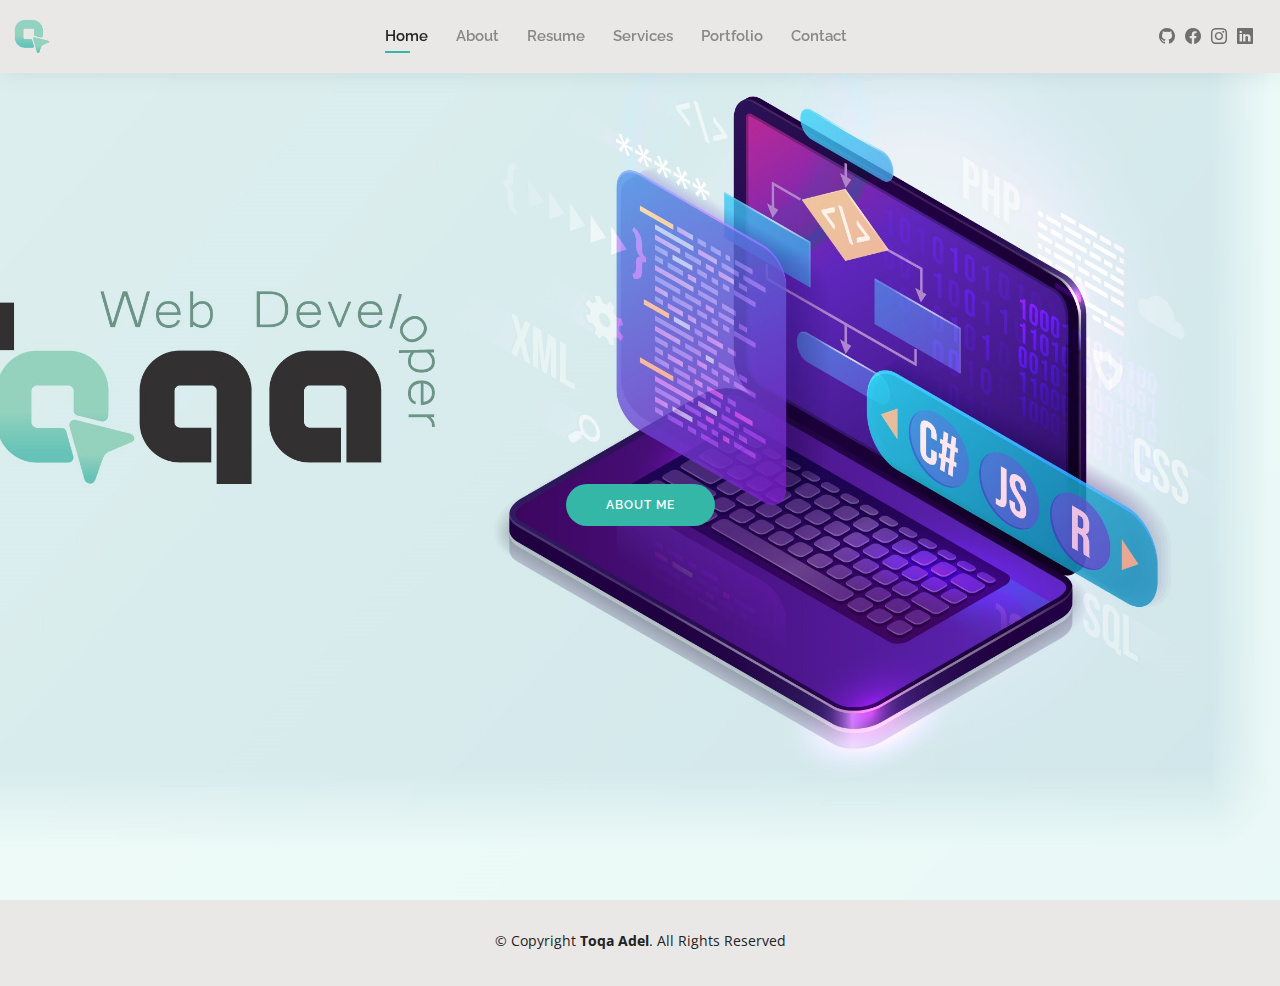
<file: index.html>
<!DOCTYPE html>
<html lang="en">

<head>
  <meta charset="utf-8">
  <meta content="width=device-width, initial-scale=1.0" name="viewport">

  <title>Toqa Adel | Web Developer</title>
  <link rel="shortcut icon" href="assets/img/LOGO TOQA-06.jpg" type="image/x-icon">
  <meta content="" name="description">
  <meta content="" name="keywords">

  <!-- Favicons -->
  <link href="assets/img/bi.png" rel="icon">
  <link href="assets/img/bi.png" rel="apple-touch-icon">

  <!-- Google Fonts -->
  <link href="https://fonts.googleapis.com/css?family=Open+Sans:300,300i,400,400i,600,600i,700,700i|Raleway:300,300i,400,400i,500,500i,600,600i,700,700i|Poppins:300,300i,400,400i,500,500i,600,600i,700,700i" rel="stylesheet">

  <!-- Vendor CSS Files -->
  <link href="assets/vendor/aos/aos.css" rel="stylesheet">
  <link href="assets/vendor/bootstrap/css/bootstrap.min.css" rel="stylesheet">
  <link href="assets/vendor/bootstrap-icons/bootstrap-icons.css" rel="stylesheet">
  <link href="assets/vendor/boxicons/css/boxicons.min.css" rel="stylesheet">
  <link href="assets/vendor/glightbox/css/glightbox.min.css" rel="stylesheet">
  <link href="assets/vendor/swiper/swiper-bundle.min.css" rel="stylesheet">

  <!-- Template Main CSS File -->
  <link href="assets/css/style.css" rel="stylesheet">
</head>

<body>

  <!-- ======= Header ======= -->
  <header id="header" class="fixed-top">
    <div class="container-fluid d-flex justify-content-between align-items-center">
      <a href="index.html" class="logo"><img src="assets/img/bi.png" alt="" class="img-fluid"></a>
      <!-- Uncomment below if you prefer to use an image logo -->
      <!-- <a href="index.html" class="logo"><img src="assets/img/logo.png" alt="" class="img-fluid"></a>-->

      <nav id="navbar" class="navbar order-last order-lg-0">
        <ul>
          <li><a class="active" href="index.html">Home</a></li>
          <li><a href="about.html">About</a></li>
          <li><a href="resume.html">Resume</a></li>
          <li><a href="services.html">Services</a></li>
          <li><a href="portfolio.html">Portfolio</a></li>
          <li><a href="contact.html">Contact</a></li>
        </ul>
        <i class="bi bi-list mobile-nav-toggle"></i>
      </nav><!-- .navbar -->

      <div class="header-social-links">
        <a href="https://github.com/ToqaTeky" class="github" target="_blank"><i class="bi bi-github"  target="_blank"></i></a>
        <a href="https://web.facebook.com/profile.php?id=100086420424938" class="facebook" target="_blank"><i class="bi bi-facebook"  target="_blank"></i></a>
        <a href="https://www.instagram.com/toqaweb/" class="instagram" target="_blank"><i class="bi bi-instagram"  target="_blank"></i></a>
        <a href="https://www.linkedin.com/in/toqa-adel-2000s/" class="linkedin" target="_blank"><i class="bi bi-linkedin"  target="_blank"></i></i></a>
      </div>

    </div>

  </header><!-- End Header -->

  <!-- ======= Hero Section ======= -->
  <section id="hero" class="d-flex align-items-center">
    <div class="container d-flex flex-column align-items-center" data-aos="zoom-in" data-aos-delay="100">
      <h1></h1>
      <h2></h2>
      <a href="about.html" class="btn-about">About Me</a>
    </div>
  </section><!-- End Hero -->

  <!-- ======= Footer ======= -->
  <footer id="footer">
    <div class="container">
      <div class="copyright">
        &copy; Copyright <strong><span>Toqa Adel</span></strong>. All Rights Reserved
      </div>
      <div class="credits">
        <!-- All the links in the footer should remain intact. -->
        <!-- You can delete the links only if you purchased the pro version. -->
        <!-- Licensing information: https://bootstrapmade.com/license/ -->
        <!-- Purchase the pro version with working PHP/AJAX contact form: https://bootstrapmade.com/kelly-free-bootstrap-cv-resume-html-template/ -->      </div>
        
    </div>
  </footer><!-- End  Footer -->

  <div id="preloader"></div>
  <a href="#" class="back-to-top d-flex align-items-center justify-content-center"><i class="bi bi-arrow-up-short"></i></a>

  <!-- Vendor JS Files -->
  <script src="assets/vendor/purecounter/purecounter_vanilla.js"></script>
  <script src="assets/vendor/aos/aos.js"></script>
  <script src="assets/vendor/bootstrap/js/bootstrap.bundle.min.js"></script>
  <script src="assets/vendor/glightbox/js/glightbox.min.js"></script>
  <script src="assets/vendor/isotope-layout/isotope.pkgd.min.js"></script>
  <script src="assets/vendor/swiper/swiper-bundle.min.js"></script>
  <script src="assets/vendor/waypoints/noframework.waypoints.js"></script>
  <script src="assets/vendor/php-email-form/validate.js"></script>

  <!-- Template Main JS File -->
  <script src="assets/js/main.js"></script>

</body>

</html>
</file>
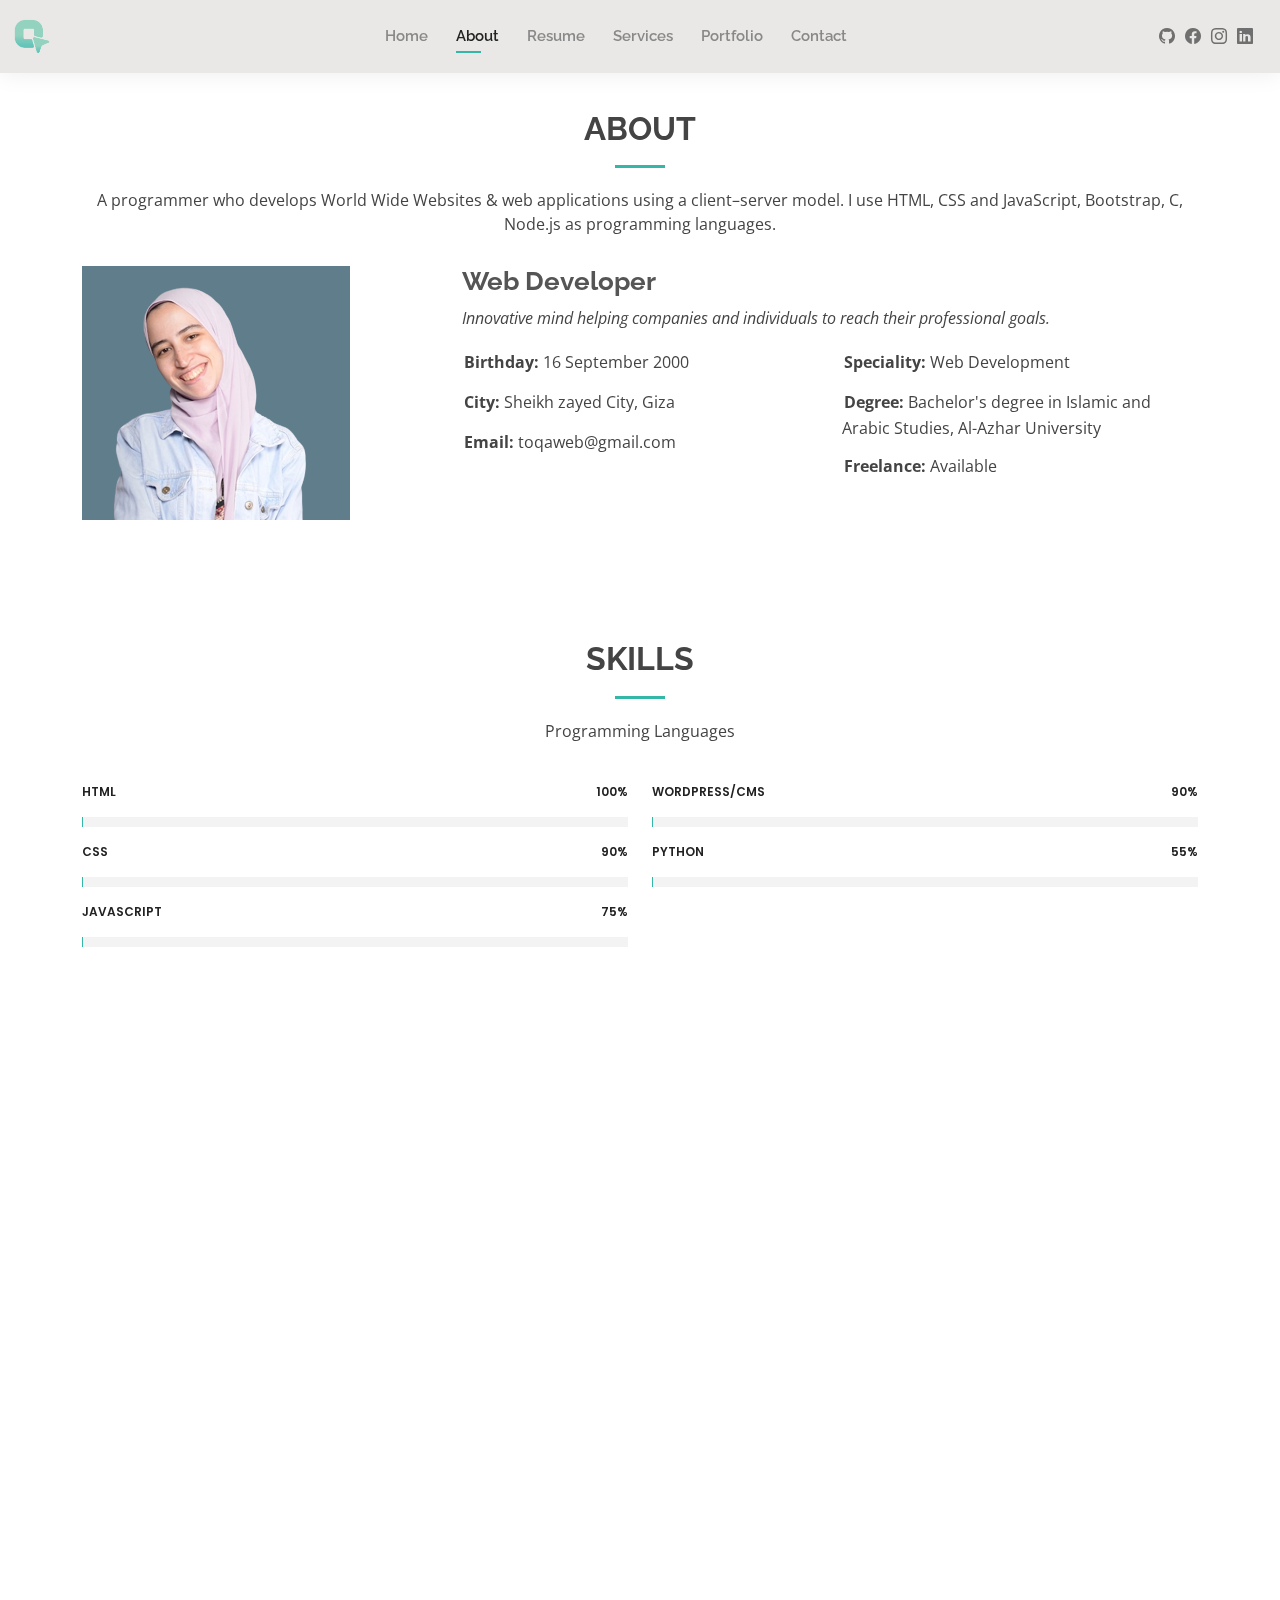
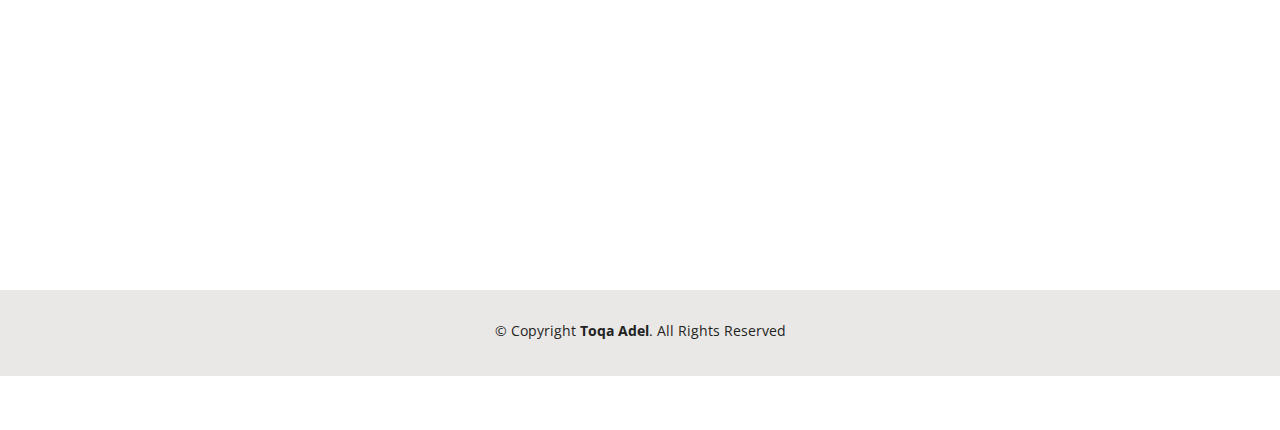
<file: about.html>
<!DOCTYPE html>
<html lang="en">

<head>
  <meta charset="utf-8">
  <meta content="width=device-width, initial-scale=1.0" name="viewport">

  <title>Toqa Adel | Web Developer
  </title>
  <link rel="shortcut icon" href="assets/img/bi.png" type="image/x-icon">

  <meta content="" name="description">
  <meta content="" name="keywords">

  <!-- Favicons -->
  <link href="assets/img/bi.png" rel="icon">
  <link href="assets/img/bi.png" rel="apple-touch-icon">

  <!-- Google Fonts -->
  <link href="https://fonts.googleapis.com/css?family=Open+Sans:300,300i,400,400i,600,600i,700,700i|Raleway:300,300i,400,400i,500,500i,600,600i,700,700i|Poppins:300,300i,400,400i,500,500i,600,600i,700,700i" rel="stylesheet">

  <!-- Vendor CSS Files -->
  <link href="assets/vendor/aos/aos.css" rel="stylesheet">
  <link href="assets/vendor/bootstrap/css/bootstrap.min.css" rel="stylesheet">
  <link href="assets/vendor/bootstrap-icons/bootstrap-icons.css" rel="stylesheet">
  <link href="assets/vendor/boxicons/css/boxicons.min.css" rel="stylesheet">
  <link href="assets/vendor/glightbox/css/glightbox.min.css" rel="stylesheet">
  <link href="assets/vendor/swiper/swiper-bundle.min.css" rel="stylesheet">

  <!-- Template Main CSS File -->
  <link href="assets/css/style.css" rel="stylesheet">
</head>

<body>

  <!-- ======= Header ======= -->
  <header id="header" class="fixed-top">
    <div class="container-fluid d-flex justify-content-between align-items-center">

      <a href="index.html" class="logo"><img src="assets/img/bi.png" alt="" class="img-fluid"></a>
      <!-- Uncomment below if you prefer to use an image logo -->
      <!-- <a href="index.html" class="logo"><img src="assets/img/logo.png" alt="" class="img-fluid"></a>-->

      <nav id="navbar" class="navbar order-last order-lg-0">
        <ul>
          <li><a href="index.html">Home</a></li>
          <li><a class="active" href="about.html">About</a></li>
          <li><a href="resume.html">Resume</a></li>
          <li><a href="services.html">Services</a></li>
          <li><a href="portfolio.html">Portfolio</a></li>
          <li><a href="contact.html">Contact</a></li>
        </ul>
        <i class="bi bi-list mobile-nav-toggle"></i>
      </nav><!-- .navbar -->

      <div class="header-social-links">
        <a href="https://github.com/ToqaTeky" class="github" target="_blank"><i class="bi bi-github"  target="_blank"></i></a>
        <a href="https://web.facebook.com/profile.php?id=100086420424938" class="facebook" target="_blank"><i class="bi bi-facebook"  target="_blank"></i></a>
        <a href="https://www.instagram.com/toqaweb/" class="instagram" target="_blank"><i class="bi bi-instagram"  target="_blank"></i></a>
        <a href="https://www.linkedin.com/in/toqa-adel-2000s/" class="linkedin" target="_blank"><i class="bi bi-linkedin"  target="_blank"></i></i></a>
      </div>

    </div>

  </header><!-- End Header -->

  <main id="main">

    <!-- ======= About Section ======= -->
    <section id="about" class="about">
      <div class="container" data-aos="fade-up">

        <div class="section-title">
          <h2>About</h2>
          <p> A programmer who develops World Wide Websites & web applications using a client–server model. I use HTML, CSS and JavaScript, Bootstrap, C, Node.js as programming languages.</p>
        </div>

        <div class="row">
          <div class="col-lg-4">
            <img src="assets/img/311474219_474498548054593_7805623518849225140_n-removebg-preview.png" class="img-fluid" alt="">
          </div>
          <div class="col-lg-8 pt-4 pt-lg-0 content">
            <h3>Web Developer</h3>
            <p class="fst-italic">
              Innovative mind helping companies and individuals to reach their professional goals.
            </p>
            <div class="row">
              <div class="col-lg-6">
                <ul>
                  <li><i class="bi bi-rounded-right"></i> <strong>Birthday:</strong> 16 September 2000</li>
                  <li><i class="bi bi-rounded-right"></i> <strong>City:</strong> Sheikh zayed City, Giza</li>
                  <li><i class="bi bi-rounded-right"></i> <strong>Email:</strong> toqaweb@gmail.com</li>

                </ul>
              </div>
              <div class="col-lg-6">
                <ul>
                  <li><i class="bi bi-rounded-right"></i> <strong>Speciality:</strong> Web Development</li>
                  <li><i class="bi bi-rounded-right"></i> <strong>Degree:</strong> Bachelor's degree in Islamic and Arabic Studies, Al-Azhar University </li>
                  <li><i class="bi bi-rounded-right"></i> <strong>Freelance:</strong> Available</li>
                </ul>
              </div>
            </div>
            <p>
            </p>
          </div>
        </div>

      </div>
    </section><!-- End About Section -->

    <!-- ======= Skills Section ======= -->
    <section id="skills" class="skills">
      <div class="container" data-aos="fade-up">

        <div class="section-title">
          <h2>Skills</h2>
          <p>Programming Languages</p>
        </div>

        <div class="row skills-content">

          <div class="col-lg-6">

            <div class="progress">
              <span class="skill">HTML <i class="val">100%</i></span>
              <div class="progress-bar-wrap">
                <div class="progress-bar" role="progressbar" aria-valuenow="100" aria-valuemin="0" aria-valuemax="100"></div>
              </div>
            </div>

            <div class="progress">
              <span class="skill">CSS <i class="val">90%</i></span>
              <div class="progress-bar-wrap">
                <div class="progress-bar" role="progressbar" aria-valuenow="90" aria-valuemin="0" aria-valuemax="100"></div>
              </div>
            </div>

            <div class="progress">
              <span class="skill">JavaScript <i class="val">75%</i></span>
              <div class="progress-bar-wrap">
                <div class="progress-bar" role="progressbar" aria-valuenow="75" aria-valuemin="0" aria-valuemax="100"></div>
              </div>
            </div>

          </div>

          <div class="col-lg-6">
            <div class="progress">
              <span class="skill">WordPress/CMS <i class="val">90%</i></span>
              <div class="progress-bar-wrap">
                <div class="progress-bar" role="progressbar" aria-valuenow="90" aria-valuemin="0" aria-valuemax="100"></div>
              </div>
            </div>

            <div class="progress">
              <span class="skill">Python<i class="val">55%</i></span>
              <div class="progress-bar-wrap">
                <div class="progress-bar" role="progressbar" aria-valuenow="55" aria-valuemin="0" aria-valuemax="100"></div>
              </div>
            </div>

          </div>

        </div>

      </div>
    </section><!-- End Skills Section -->

    <!-- ======= Facts Section ======= -->
    <section id="facts" class="facts">
      <div class="container" data-aos="fade-up">

        <div class="section-title">
          <h2>Facts</h2>
        </div>

        <div class="row counters">

          <div class="col-lg-3 col-6 text-center">
            <span data-purecounter-start="0" data-purecounter-end="6" data-purecounter-duration="1" class="purecounter"></span>
            <p>Client</p>
          </div>

          <div class="col-lg-3 col-6 text-center">
            <span data-purecounter-start="0" data-purecounter-end="20" data-purecounter-duration="1" class="purecounter"></span>
            <p>Projects</p>
          </div>

          <div class="col-lg-3 col-6 text-center">
            <span data-purecounter-start="0" data-purecounter-end="6540" data-purecounter-duration="1" class="purecounter"></span>
            <p>Hours Of Support</p>
          </div>

        </div>

      </div>
    </section><!-- End Facts Section -->

    <!-- ======= Testimonials Section ======= -->
    <section id="testimonials" class="testimonials">
      <div class="container" data-aos="fade-up">

        <div class="section-title">
          <h2>Testimonials</h2>
          <p>Client's Feedback.</p>
        </div>

        <div class="testimonials-slider swiper" data-aos="fade-up" data-aos-delay="100">
          <div class="swiper-wrapper">

            <div class="swiper-slide">
              <div class="testimonial-item">
                <img src="assets/img/testimonials/mia.jpg" class="testimonial-img" alt="">
                <h3>Mawadda Elnagar</h3>
                <h4>Operation's Manager</h4>
                <p>
                  <i class="bx bxs-quote-alt-left quote-icon-left"></i>
                  although she still taking her baby steps,she is doing awesome work merged with creativity and a lot of passion,
                  totally recommend                 
                   <i class="bx bxs-quote-alt-right quote-icon-right"></i>
                </p>
              </div>
            </div><!-- End testimonial item -->

            <div class="swiper-slide">
              <div class="testimonial-item">
                <img src="assets/img/testimonials/5.jpg" class="testimonial-img" alt="">
                <h3>Fryal Hamed</h3>
                <h4>Graphic Designer</h4>
                <p>
                  <i class="bx bxs-quote-alt-left quote-icon-left"></i>
                  An outstanding programmer,You Created an amazing website in a short time, with high quality, and as I like it to be.  Thank you very much for the beautiful experience, I wish you all the best and happiness.
                  <i class="bx bxs-quote-alt-right quote-icon-right"></i>
                </p>
              </div>
            </div><!-- End testimonial item -->

  </main><!-- End #main -->

  <!-- ======= Footer ======= -->
  <footer id="footer">
    <div class="container">
      <div class="copyright">
        &copy; Copyright <strong><span>Toqa Adel</span></strong>. All Rights Reserved
      </div>
      <div class="credits">
        <!-- All the links in the footer should remain intact. -->
        <!-- You can delete the links only if you purchased the pro version. -->
        <!-- Licensing information: https://bootstrapmade.com/license/ -->
        <!-- Purchase the pro version with working PHP/AJAX contact form: https://bootstrapmade.com/kelly-free-bootstrap-cv-resume-html-template/ -->
      </div>
    </div>
  </footer><!-- End  Footer -->

  <div id="preloader"></div>
  <a href="#" class="back-to-top d-flex align-items-center justify-content-center"><i class="bi bi-arrow-up-short"></i></a>

  <!-- Vendor JS Files -->
  <script src="assets/vendor/purecounter/purecounter_vanilla.js"></script>
  <script src="assets/vendor/aos/aos.js"></script>
  <script src="assets/vendor/bootstrap/js/bootstrap.bundle.min.js"></script>
  <script src="assets/vendor/glightbox/js/glightbox.min.js"></script>
  <script src="assets/vendor/isotope-layout/isotope.pkgd.min.js"></script>
  <script src="assets/vendor/swiper/swiper-bundle.min.js"></script>
  <script src="assets/vendor/waypoints/noframework.waypoints.js"></script>
  <script src="assets/vendor/php-email-form/validate.js"></script>

  <!-- Template Main JS File -->
  <script src="assets/js/main.js"></script>

</body>

</html>
</file>
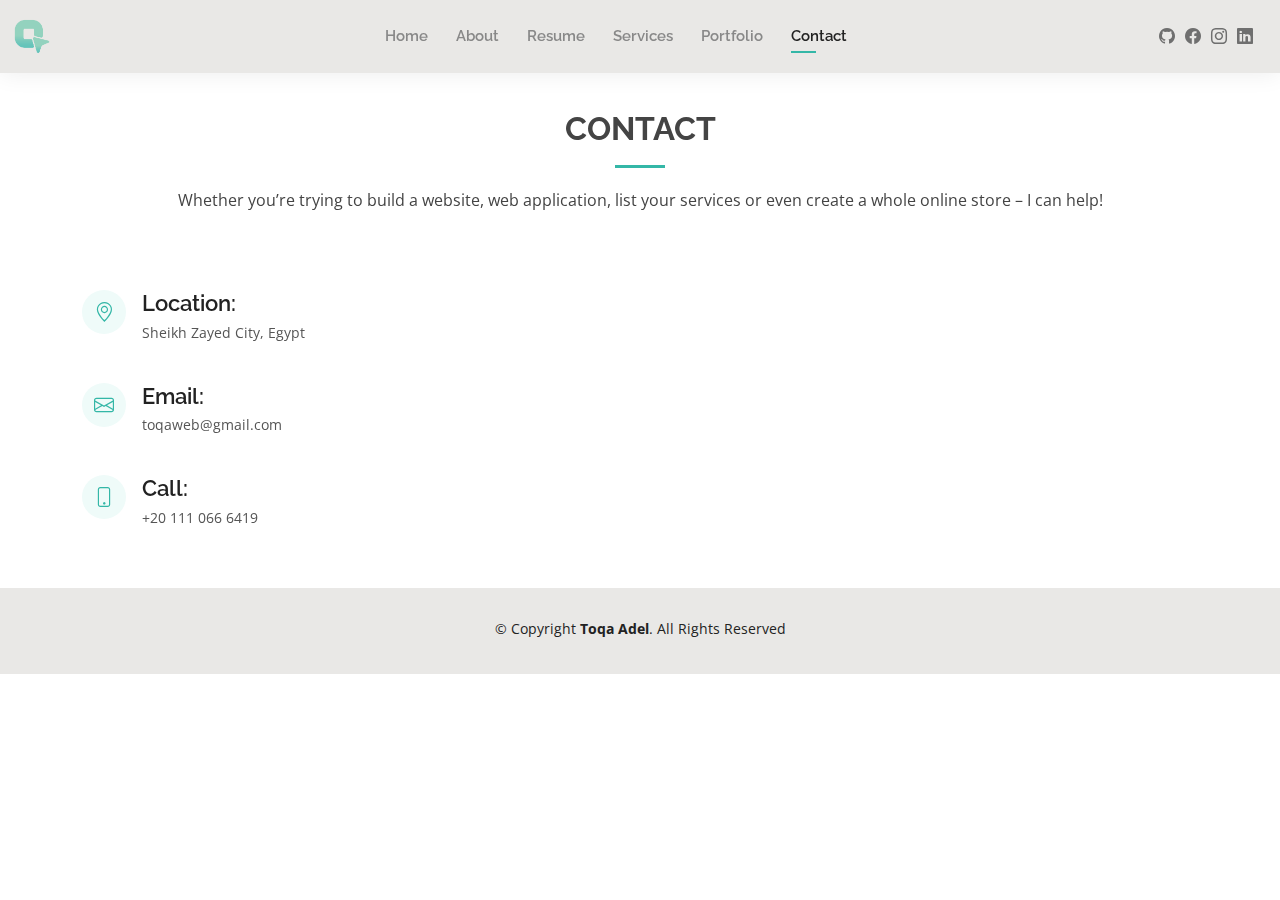
<file: contact.html>
<!DOCTYPE html>
<html lang="en">

<head>
  <meta charset="utf-8">
  <meta content="width=device-width, initial-scale=1.0" name="viewport">

  <title>Toqa Adel | Web Developer</title>
  <meta content="" name="description">
  <meta content="" name="keywords">

  <!-- Favicons -->
  <link href="assets/img/bi.png" rel="icon" >
  <link href="assets/img/bi.png" rel="apple-touch-icon">

  <!-- Google Fonts -->
  <link href="https://fonts.googleapis.com/css?family=Open+Sans:300,300i,400,400i,600,600i,700,700i|Raleway:300,300i,400,400i,500,500i,600,600i,700,700i|Poppins:300,300i,400,400i,500,500i,600,600i,700,700i" rel="stylesheet">

  <!-- Vendor CSS Files -->
  <link href="assets/vendor/aos/aos.css" rel="stylesheet">
  <link href="assets/vendor/bootstrap/css/bootstrap.min.css" rel="stylesheet">
  <link href="assets/vendor/bootstrap-icons/bootstrap-icons.css" rel="stylesheet">
  <link href="assets/vendor/boxicons/css/boxicons.min.css" rel="stylesheet">
  <link href="assets/vendor/glightbox/css/glightbox.min.css" rel="stylesheet">
  <link href="assets/vendor/swiper/swiper-bundle.min.css" rel="stylesheet">

  <!-- Template Main CSS File -->
  <link href="assets/css/style.css" rel="stylesheet">

</head>

<body>

  <!-- ======= Header ======= -->
  <header id="header" class="fixed-top">
    <div class="container-fluid d-flex justify-content-between align-items-center">

      <a href="index.html" class="logo"><img src="assets/img/bi.png" alt="" class="img-fluid"></a>
      <!-- Uncomment below if you prefer to use an image logo -->
      <!-- <a href="index.html" class="logo"><img src="assets/img/logo.png" alt="" class="img-fluid"></a>-->

      <nav id="navbar" class="navbar order-last order-lg-0">
        <ul>
          <li><a href="index.html">Home</a></li>
          <li><a href="about.html">About</a></li>
          <li><a href="resume.html">Resume</a></li>
          <li><a href="services.html">Services</a></li>
          <li><a href="portfolio.html">Portfolio</a></li>
          <li><a class="active" href="contact.html">Contact</a></li>
        </ul>
        <i class="bi bi-list mobile-nav-toggle"></i>
      </nav><!-- .navbar -->

      <div class="header-social-links">
        <a href="https://github.com/ToqaTeky" class="github" target="_blank"><i class="bi bi-github"  target="_blank"></i></a>
        <a href="https://web.facebook.com/profile.php?id=100086420424938" class="facebook" target="_blank"><i class="bi bi-facebook"  target="_blank"></i></a>
        <a href="https://www.instagram.com/toqaweb/" class="instagram" target="_blank"><i class="bi bi-instagram"  target="_blank"></i></a>
        <a href="https://www.linkedin.com/in/toqa-adel-2000s/" class="linkedin" target="_blank"><i class="bi bi-linkedin"  target="_blank"></i></i></a>
      </div>

    </div>

  </header><!-- End Header -->

  <main id="main">

    <!-- ======= Contact Section ======= -->
    <section id="contact" class="contact">
      <div class="container" data-aos="fade-up">
        <div class="section-title">
          <h2>Contact</h2>
          <p>Whether you’re trying to build a website, web application,  list your services or even create a whole online store – I can help!</p>
        </div>

        <div class="row mt-5">

          <div class="col-lg-4">
            <div class="info">
              <div class="address">
                <i class="bi bi-geo-alt"></i>
                <h4>Location:</h4>
                <p>Sheikh Zayed City, Egypt</p>
              </div>

              <div class="email">
                <i class="bi bi-envelope"></i>
                <h4>Email:</h4>
                <p>toqaweb@gmail.com</p>
              </div>

              <div class="phone">
                <i class="bi bi-phone"></i>
                <h4>Call:</h4>
                <p>+20 111 066 6419</p>
              </div>

            </div>

          </div>

        </div>

      </div>
    </section><!-- End Contact Section -->

  </main><!-- End #main -->

  <!-- ======= Footer ======= -->
  <footer id="footer">
    <div class="container">
      <div class="copyright">
        &copy; Copyright <strong><span>Toqa Adel</span></strong>. All Rights Reserved
      </div>
      <div class="credits">
        <!-- All the links in the footer should remain intact. -->
        <!-- You can delete the links only if you purchased the pro version. -->
        <!-- Licensing information: https://bootstrapmade.com/license/ -->
        <!-- Purchase the pro version with working PHP/AJAX contact form: https://bootstrapmade.com/kelly-free-bootstrap-cv-resume-html-template/ -->      </div>
    </div>
  </footer><!-- End  Footer -->

  <div id="preloader"></div>
  <a href="#" class="back-to-top d-flex align-items-center justify-content-center"><i class="bi bi-arrow-up-short"></i></a>

  <!-- Vendor JS Files -->
  <script src="assets/vendor/purecounter/purecounter_vanilla.js"></script>
  <script src="assets/vendor/aos/aos.js"></script>
  <script src="assets/vendor/bootstrap/js/bootstrap.bundle.min.js"></script>
  <script src="assets/vendor/glightbox/js/glightbox.min.js"></script>
  <script src="assets/vendor/isotope-layout/isotope.pkgd.min.js"></script>
  <script src="assets/vendor/swiper/swiper-bundle.min.js"></script>
  <script src="assets/vendor/waypoints/noframework.waypoints.js"></script>
  <script src="assets/vendor/php-email-form/validate.js"></script>

  <!-- Template Main JS File -->
  <script src="assets/js/main.js"></script>

</body>

</html>
</file>
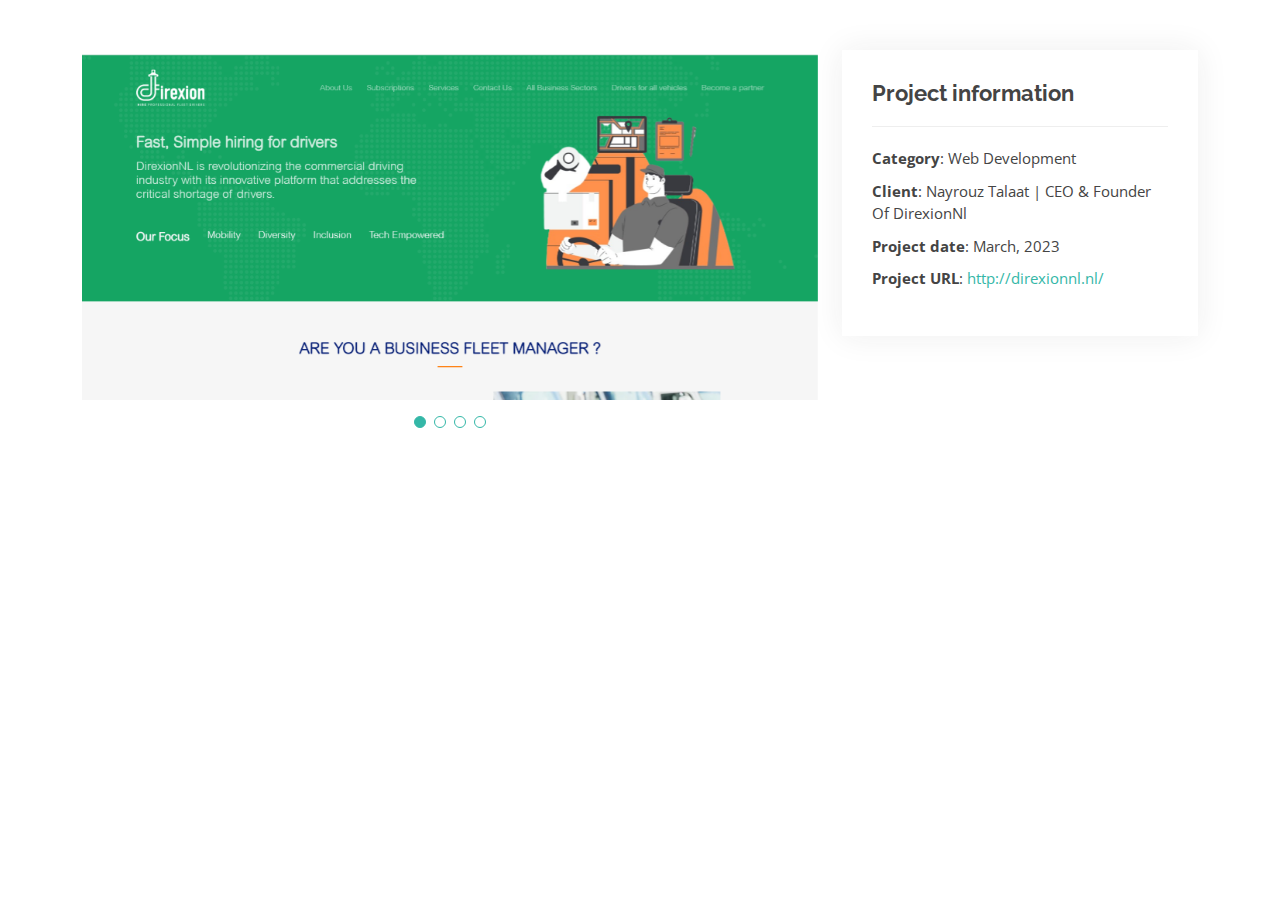
<file: Derixione.html>
<!DOCTYPE html>
<html lang="en">

<head>
  <meta charset="utf-8">
  <meta content="width=device-width, initial-scale=1.0" name="viewport">

  <title>Toqa Adel | Web Developer</title>
  <meta content="" name="description">
  <meta content="" name="keywords">

  <!-- Favicons -->
  <link href="assets/img/bi.png" rel="icon">
  <link href="assets/img/bi.png" rel="apple-touch-icon">

  <!-- Google Fonts -->
  <link href="https://fonts.googleapis.com/css?family=Open+Sans:300,300i,400,400i,600,600i,700,700i|Raleway:300,300i,400,400i,500,500i,600,600i,700,700i|Poppins:300,300i,400,400i,500,500i,600,600i,700,700i" rel="stylesheet">

  <!-- Vendor CSS Files -->
  <link href="assets/vendor/aos/aos.css" rel="stylesheet">
  <link href="assets/vendor/bootstrap/css/bootstrap.min.css" rel="stylesheet">
  <link href="assets/vendor/bootstrap-icons/bootstrap-icons.css" rel="stylesheet">
  <link href="assets/vendor/boxicons/css/boxicons.min.css" rel="stylesheet">
  <link href="assets/vendor/glightbox/css/glightbox.min.css" rel="stylesheet">
  <link href="assets/vendor/swiper/swiper-bundle.min.css" rel="stylesheet">

  <!-- Template Main CSS File -->
  <link href="assets/css/style.css" rel="stylesheet">
</head>

<body>

  <main id="main">

    <!-- ======= Portfolio Details Section ======= -->
    <section id="portfolio-details" class="portfolio-details">
      <div class="container">

        <div class="row gy-4">

          <div class="col-lg-8">
            <div class="portfolio-details-slider swiper">
              <div class="swiper-wrapper align-items-center">

                <div class="swiper-slide">
                  <img src="assets/img/portfolio/DR1.png" alt="">
                </div>

                <div class="swiper-slide">
                  <img src="assets/img/portfolio/DR2.png" alt="">
                </div>

                <div class="swiper-slide">
                  <img src="assets/img/portfolio/DR3.png" alt="">
                </div>

                <div class="swiper-slide">
                  <img src="assets/img/portfolio/DR4.png" alt="">
                </div>

              </div>
              <div class="swiper-pagination"></div>
            </div>
          </div>

          <div class="col-lg-4">
            <div class="portfolio-info">
              <h3>Project information</h3>
              <ul>
                <li><strong>Category</strong>: Web Development</li>
                <li><strong>Client</strong>: Nayrouz Talaat | CEO & Founder Of DirexionNl
                </li>
                <li><strong>Project date</strong>: March, 2023</li>
                <li><strong>Project URL</strong>: <a href="http://direxionnl.nl/" target="_blank">http://direxionnl.nl/</a></p>
                </a></li>
              </ul>
            </div>
            <div class="portfolio-description">

            </div>
          </div>

        </div>

      </div>
    </section><!-- End Portfolio Details Section -->
  
  </main><!-- End #main -->

  <div id="preloader"></div>
  <a href="#" class="back-to-top d-flex align-items-center justify-content-center"><i class="bi bi-arrow-up-short"></i></a>

  <!-- Vendor JS Files -->
  <script src="assets/vendor/purecounter/purecounter_vanilla.js"></script>
  <script src="assets/vendor/aos/aos.js"></script>
  <script src="assets/vendor/bootstrap/js/bootstrap.bundle.min.js"></script>
  <script src="assets/vendor/glightbox/js/glightbox.min.js"></script>
  <script src="assets/vendor/isotope-layout/isotope.pkgd.min.js"></script>
  <script src="assets/vendor/swiper/swiper-bundle.min.js"></script>
  <script src="assets/vendor/waypoints/noframework.waypoints.js"></script>
  <script src="assets/vendor/php-email-form/validate.js"></script>

  <!-- Template Main JS File -->
  <script src="assets/js/main.js"></script>

</body>

</html>
</file>
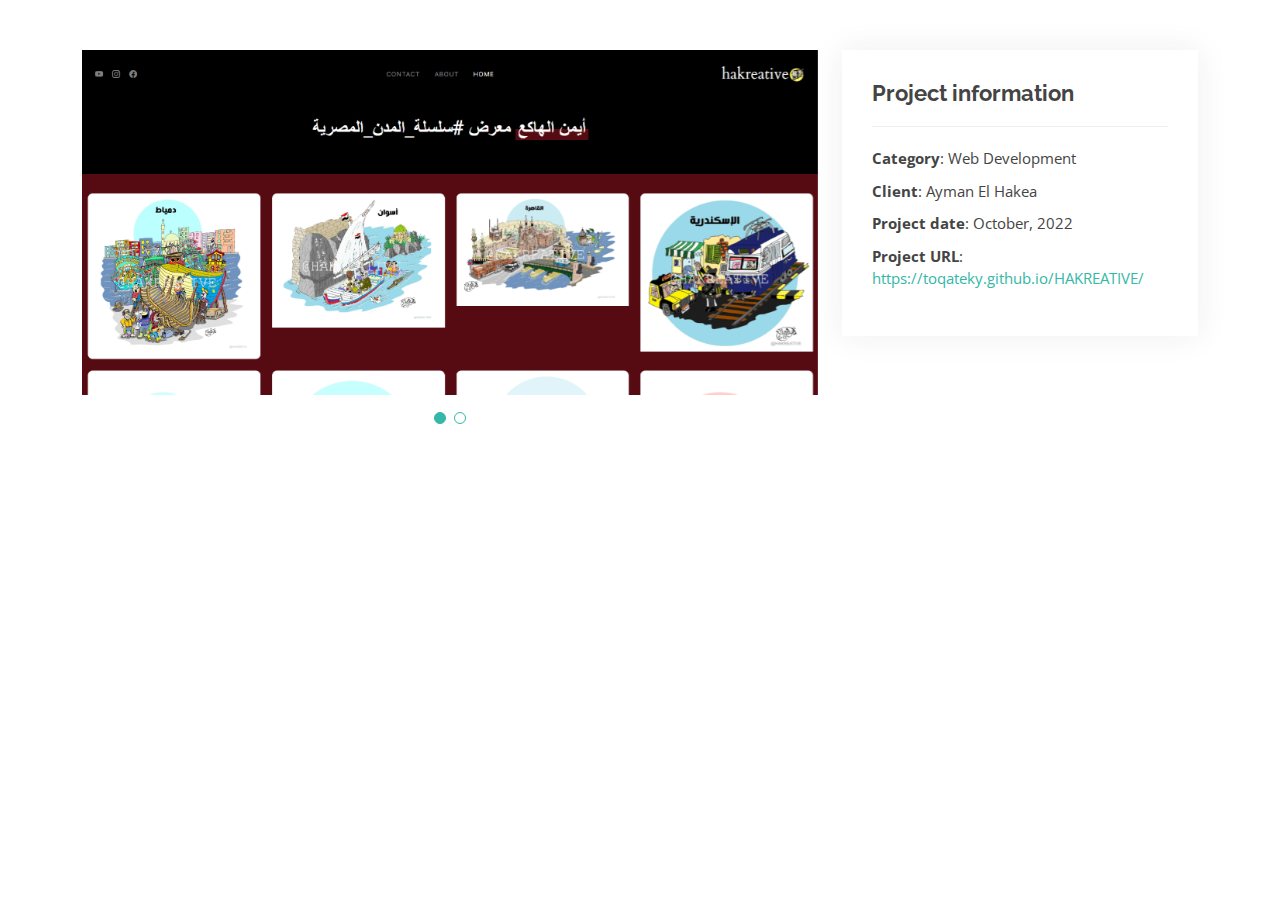
<file: Hakreative.html>
<!DOCTYPE html>
<html lang="en">

<head>
  <meta charset="utf-8">
  <meta content="width=device-width, initial-scale=1.0" name="viewport">

  <title>Toqa Adel | Web Developer</title>
  <meta content="" name="description">
  <meta content="" name="keywords">

  <!-- Favicons -->
  <link href="assets/img/bi.png" rel="icon">
  <link href="assets/img/bi.png" rel="apple-touch-icon">

  <!-- Google Fonts -->
  <link href="https://fonts.googleapis.com/css?family=Open+Sans:300,300i,400,400i,600,600i,700,700i|Raleway:300,300i,400,400i,500,500i,600,600i,700,700i|Poppins:300,300i,400,400i,500,500i,600,600i,700,700i" rel="stylesheet">

  <!-- Vendor CSS Files -->
  <link href="assets/vendor/aos/aos.css" rel="stylesheet">
  <link href="assets/vendor/bootstrap/css/bootstrap.min.css" rel="stylesheet">
  <link href="assets/vendor/bootstrap-icons/bootstrap-icons.css" rel="stylesheet">
  <link href="assets/vendor/boxicons/css/boxicons.min.css" rel="stylesheet">
  <link href="assets/vendor/glightbox/css/glightbox.min.css" rel="stylesheet">
  <link href="assets/vendor/swiper/swiper-bundle.min.css" rel="stylesheet">

  <!-- Template Main CSS File -->
  <link href="assets/css/style.css" rel="stylesheet">
</head>

<body>

  <main id="main">

    <!-- ======= Portfolio Details Section ======= -->
    <section id="portfolio-details" class="portfolio-details">
      <div class="container">

        <div class="row gy-4">

          <div class="col-lg-8">
            <div class="portfolio-details-slider swiper">
              <div class="swiper-wrapper align-items-center">

                <div class="swiper-slide">
                  <img src="assets/img/portfolio/hak1.png" alt="">
                </div>

                <div class="swiper-slide">
                  <img src="assets/img/portfolio/hak2.png" alt="">
                </div>


              </div>
              <div class="swiper-pagination"></div>
            </div>
          </div>

          <div class="col-lg-4">
            <div class="portfolio-info">
              <h3>Project information</h3>
              <ul>
                <li><strong>Category</strong>: Web Development</li>
                <li><strong>Client</strong>: Ayman El Hakea</li>
                <li><strong>Project date</strong>: October, 2022</li>
                <li><strong>Project URL</strong>: <a href="https://toqateky.github.io/HAKREATIVE/" target="_blank">https://toqateky.github.io/HAKREATIVE/</a></p>
                </a></li>
              </ul>
            </div>
            <div class="portfolio-description">

            </div>
          </div>

        </div>

      </div>
    </section><!-- End Portfolio Details Section -->
  
  </main><!-- End #main -->

  <div id="preloader"></div>
  <a href="#" class="back-to-top d-flex align-items-center justify-content-center"><i class="bi bi-arrow-up-short"></i></a>

  <!-- Vendor JS Files -->
  <script src="assets/vendor/purecounter/purecounter_vanilla.js"></script>
  <script src="assets/vendor/aos/aos.js"></script>
  <script src="assets/vendor/bootstrap/js/bootstrap.bundle.min.js"></script>
  <script src="assets/vendor/glightbox/js/glightbox.min.js"></script>
  <script src="assets/vendor/isotope-layout/isotope.pkgd.min.js"></script>
  <script src="assets/vendor/swiper/swiper-bundle.min.js"></script>
  <script src="assets/vendor/waypoints/noframework.waypoints.js"></script>
  <script src="assets/vendor/php-email-form/validate.js"></script>

  <!-- Template Main JS File -->
  <script src="assets/js/main.js"></script>

</body>

</html>
</file>
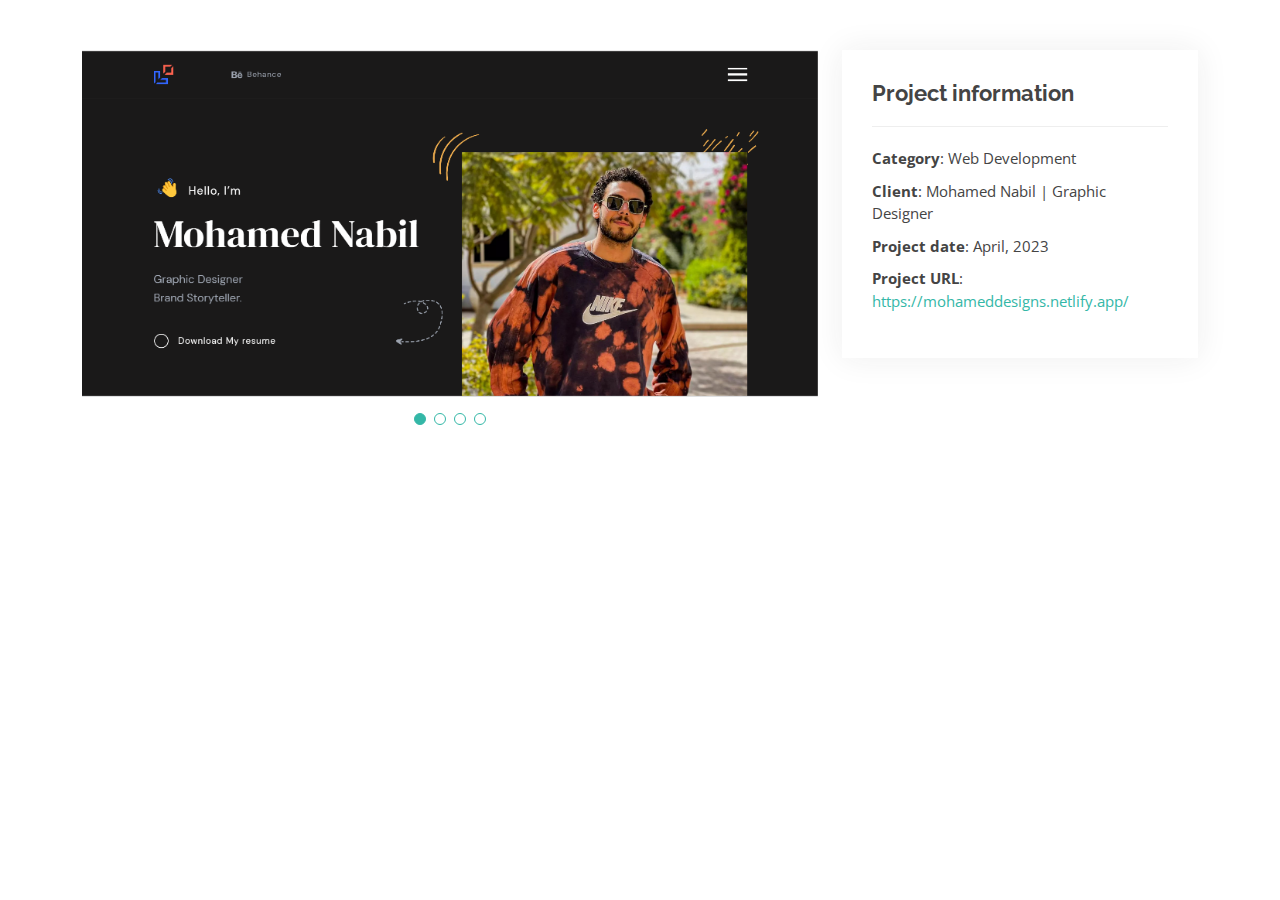
<file: portf.details.html>
<!DOCTYPE html>
<html lang="en">

<head>
  <meta charset="utf-8">
  <meta content="width=device-width, initial-scale=1.0" name="viewport">

  <title>Toqa Adel | Web Developer</title>
  <meta content="" name="description">
  <meta content="" name="keywords">

  <!-- Favicons -->
  <link href="assets/img/bi.png" rel="icon">
  <link href="assets/img/bi.png" rel="apple-touch-icon">

  <!-- Google Fonts -->
  <link href="https://fonts.googleapis.com/css?family=Open+Sans:300,300i,400,400i,600,600i,700,700i|Raleway:300,300i,400,400i,500,500i,600,600i,700,700i|Poppins:300,300i,400,400i,500,500i,600,600i,700,700i" rel="stylesheet">

  <!-- Vendor CSS Files -->
  <link href="assets/vendor/aos/aos.css" rel="stylesheet">
  <link href="assets/vendor/bootstrap/css/bootstrap.min.css" rel="stylesheet">
  <link href="assets/vendor/bootstrap-icons/bootstrap-icons.css" rel="stylesheet">
  <link href="assets/vendor/boxicons/css/boxicons.min.css" rel="stylesheet">
  <link href="assets/vendor/glightbox/css/glightbox.min.css" rel="stylesheet">
  <link href="assets/vendor/swiper/swiper-bundle.min.css" rel="stylesheet">

  <!-- Template Main CSS File -->
  <link href="assets/css/style.css" rel="stylesheet">
</head>

<body>

  <main id="main">

    <!-- ======= Portfolio Details Section ======= -->
    <section id="portfolio-details" class="portfolio-details">
      <div class="container">

        <div class="row gy-4">

          <div class="col-lg-8">
            <div class="portfolio-details-slider swiper">
              <div class="swiper-wrapper align-items-center">

                <div class="swiper-slide">
                  <img src="assets/img/portfolio/Web1.png" alt="">
                </div>

                <div class="swiper-slide">
                  <img src="assets/img/portfolio/Web2.png" alt="">
                </div>

                <div class="swiper-slide">
                  <img src="assets/img/portfolio/Web3.png" alt="">
                </div>

                <div class="swiper-slide">
                  <img src="assets/img/portfolio/Web4.png" alt="">
                </div>

              </div>
              <div class="swiper-pagination"></div>
            </div>
          </div>

          <div class="col-lg-4">
            <div class="portfolio-info">
              <h3>Project information</h3>
              <ul>
                <li><strong>Category</strong>: Web Development</li>
                <li><strong>Client</strong>: Mohamed Nabil | Graphic Designer</li>
                <li><strong>Project date</strong>: April, 2023</li>
                <li><strong>Project URL</strong>: <a href="https://mohameddesigns.netlify.app/" target="_blank">https://mohameddesigns.netlify.app/</a></p>
                </a></li>
              </ul>
            </div>
            <div class="portfolio-description">

            </div>
          </div>

        </div>

      </div>
    </section><!-- End Portfolio Details Section -->
  
  </main><!-- End #main -->

  <div id="preloader"></div>
  <a href="#" class="back-to-top d-flex align-items-center justify-content-center"><i class="bi bi-arrow-up-short"></i></a>

  <!-- Vendor JS Files -->
  <script src="assets/vendor/purecounter/purecounter_vanilla.js"></script>
  <script src="assets/vendor/aos/aos.js"></script>
  <script src="assets/vendor/bootstrap/js/bootstrap.bundle.min.js"></script>
  <script src="assets/vendor/glightbox/js/glightbox.min.js"></script>
  <script src="assets/vendor/isotope-layout/isotope.pkgd.min.js"></script>
  <script src="assets/vendor/swiper/swiper-bundle.min.js"></script>
  <script src="assets/vendor/waypoints/noframework.waypoints.js"></script>
  <script src="assets/vendor/php-email-form/validate.js"></script>

  <!-- Template Main JS File -->
  <script src="assets/js/main.js"></script>

</body>

</html>
</file>
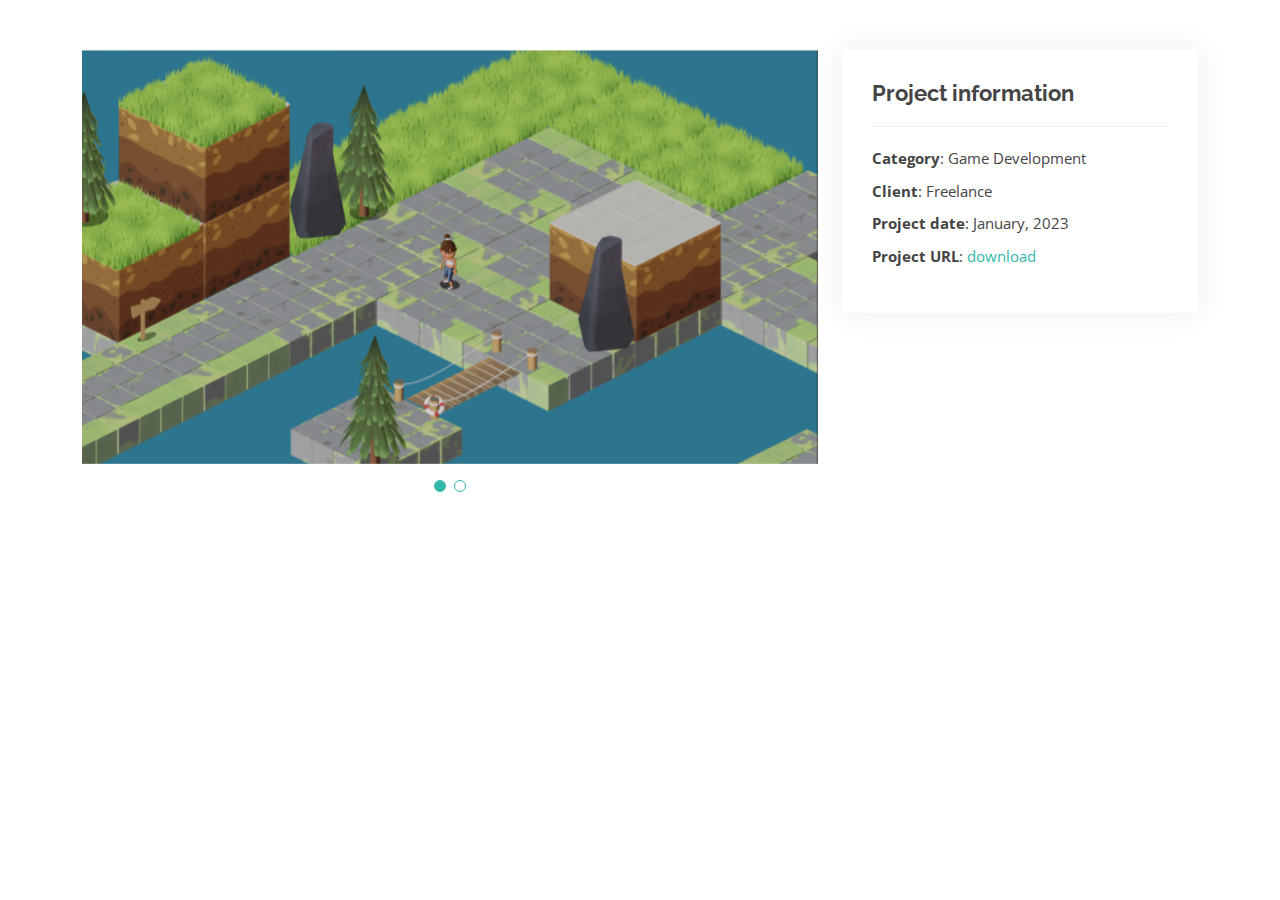
<file: portfolio-dets.html>
<!DOCTYPE html>
<html lang="en">

<head>
  <meta charset="utf-8">
  <meta content="width=device-width, initial-scale=1.0" name="viewport">

  <title>Toqa Adel | Web Developer</title>
  <meta content="" name="description">
  <meta content="" name="keywords">

  <!-- Favicons -->
  <link href="assets/img/bi.png" rel="icon">
  <link href="assets/img/bi.png" rel="apple-touch-icon">

  <!-- Google Fonts -->
  <link href="https://fonts.googleapis.com/css?family=Open+Sans:300,300i,400,400i,600,600i,700,700i|Raleway:300,300i,400,400i,500,500i,600,600i,700,700i|Poppins:300,300i,400,400i,500,500i,600,600i,700,700i" rel="stylesheet">

  <!-- Vendor CSS Files -->
  <link href="assets/vendor/aos/aos.css" rel="stylesheet">
  <link href="assets/vendor/bootstrap/css/bootstrap.min.css" rel="stylesheet">
  <link href="assets/vendor/bootstrap-icons/bootstrap-icons.css" rel="stylesheet">
  <link href="assets/vendor/boxicons/css/boxicons.min.css" rel="stylesheet">
  <link href="assets/vendor/glightbox/css/glightbox.min.css" rel="stylesheet">
  <link href="assets/vendor/swiper/swiper-bundle.min.css" rel="stylesheet">

  <!-- Template Main CSS File -->
  <link href="assets/css/style.css" rel="stylesheet">
</head>

<body>

  <main id="main">

    <!-- ======= Portfolio Details Section ======= -->
    <section id="portfolio-details" class="portfolio-details">
      <div class="container">

        <div class="row gy-4">

          <div class="col-lg-8">
            <div class="portfolio-details-slider swiper">
              <div class="swiper-wrapper align-items-center">

                <div class="swiper-slide">
                  <img src="assets/img/portfolio/Game 1.png" alt="">
                </div>

                <div class="swiper-slide">
                  <img src="assets/img/portfolio/Game 2.png" alt="">
                </div>

              </div>
              <div class="swiper-pagination"></div>
            </div>
          </div>

          <div class="col-lg-4">
            <div class="portfolio-info">
              <h3>Project information</h3>
              <ul>
                <li><strong>Category</strong>: Game Development</li>
                <li><strong>Client</strong>: Freelance </li>
                <li><strong>Project date</strong>: January, 2023</li>
                <li><strong>Project URL</strong>: <a href="./assets/img/portfolio/Teky's World.lnk" download>download</a>

                </a></li>
              </ul>
            </div>
            <div class="portfolio-description">

            </div>
          </div>

        </div>

      </div>
    </section><!-- End Portfolio Details Section -->
  
  </main><!-- End #main -->

  <div id="preloader"></div>
  <a href="#" class="back-to-top d-flex align-items-center justify-content-center"><i class="bi bi-arrow-up-short"></i></a>

  <!-- Vendor JS Files -->
  <script src="assets/vendor/purecounter/purecounter_vanilla.js"></script>
  <script src="assets/vendor/aos/aos.js"></script>
  <script src="assets/vendor/bootstrap/js/bootstrap.bundle.min.js"></script>
  <script src="assets/vendor/glightbox/js/glightbox.min.js"></script>
  <script src="assets/vendor/isotope-layout/isotope.pkgd.min.js"></script>
  <script src="assets/vendor/swiper/swiper-bundle.min.js"></script>
  <script src="assets/vendor/waypoints/noframework.waypoints.js"></script>
  <script src="assets/vendor/php-email-form/validate.js"></script>

  <!-- Template Main JS File -->
  <script src="assets/js/main.js"></script>

</body>

</html>
</file>
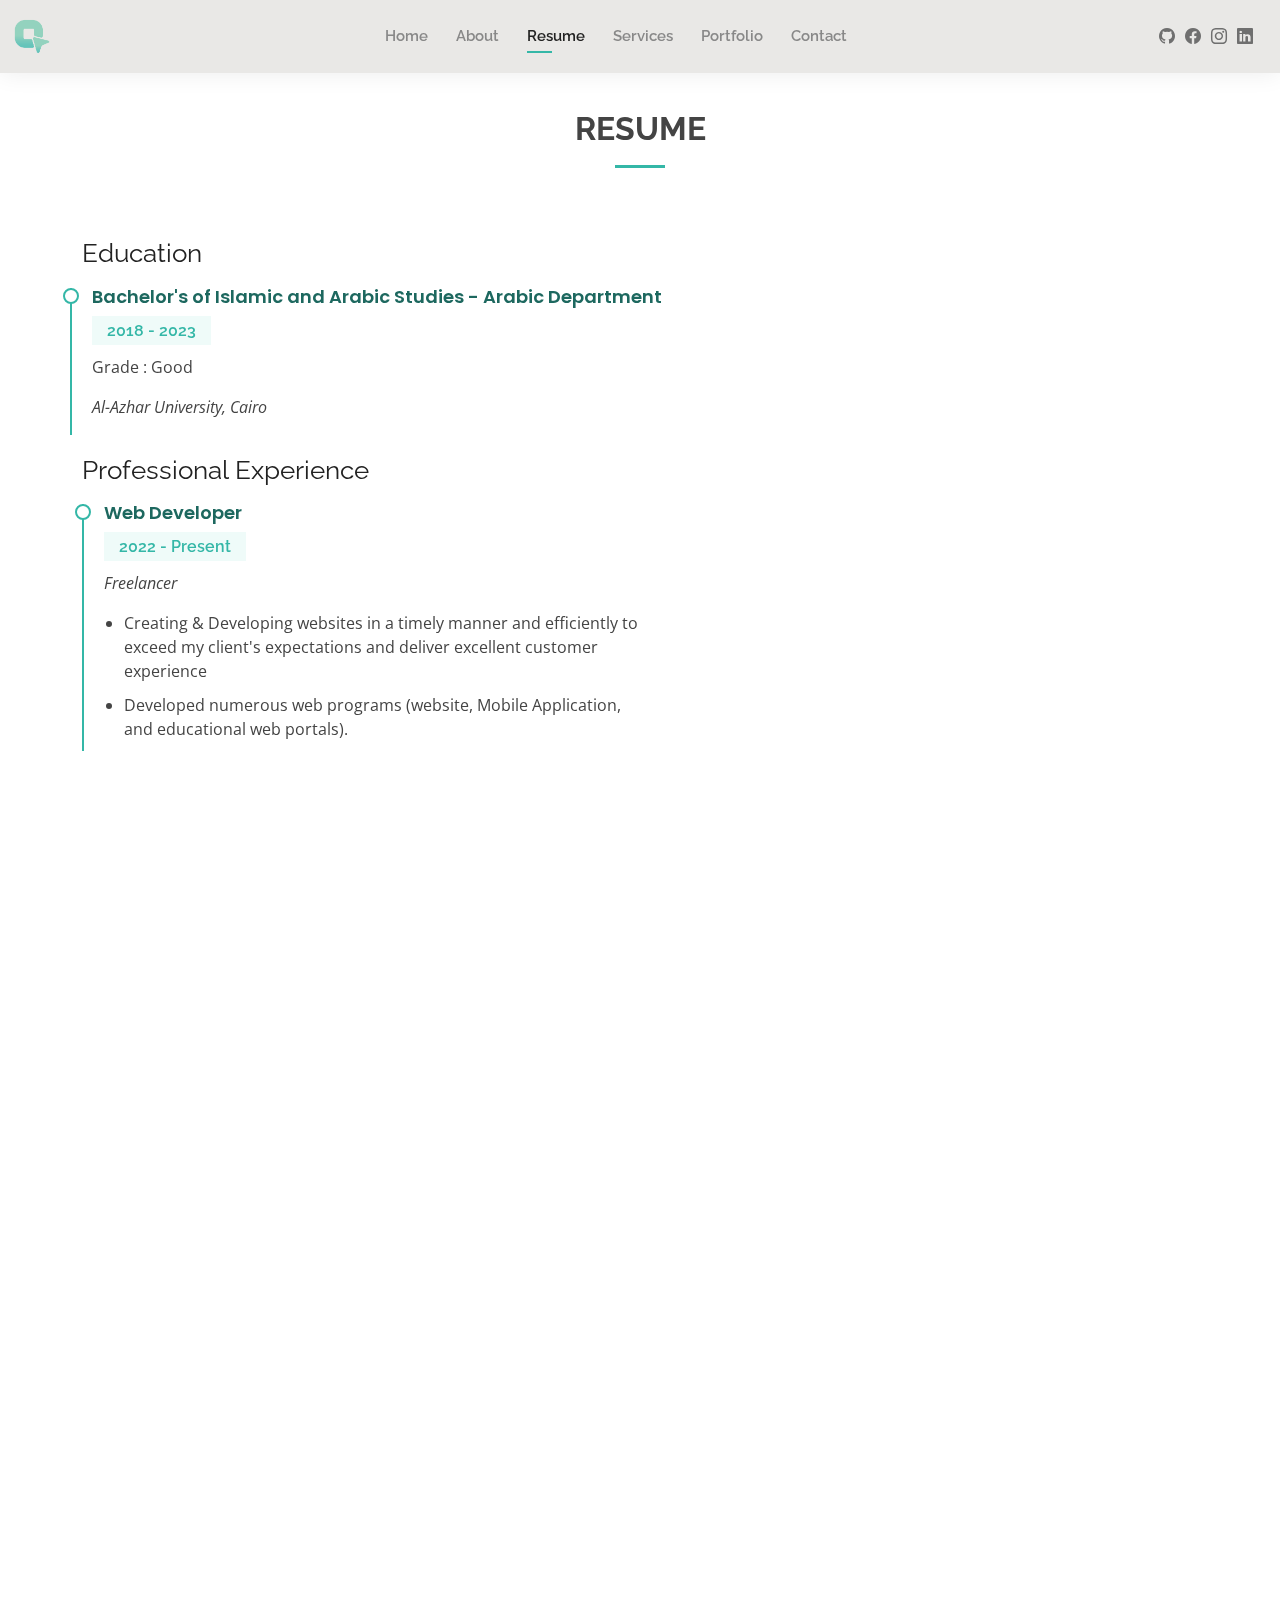
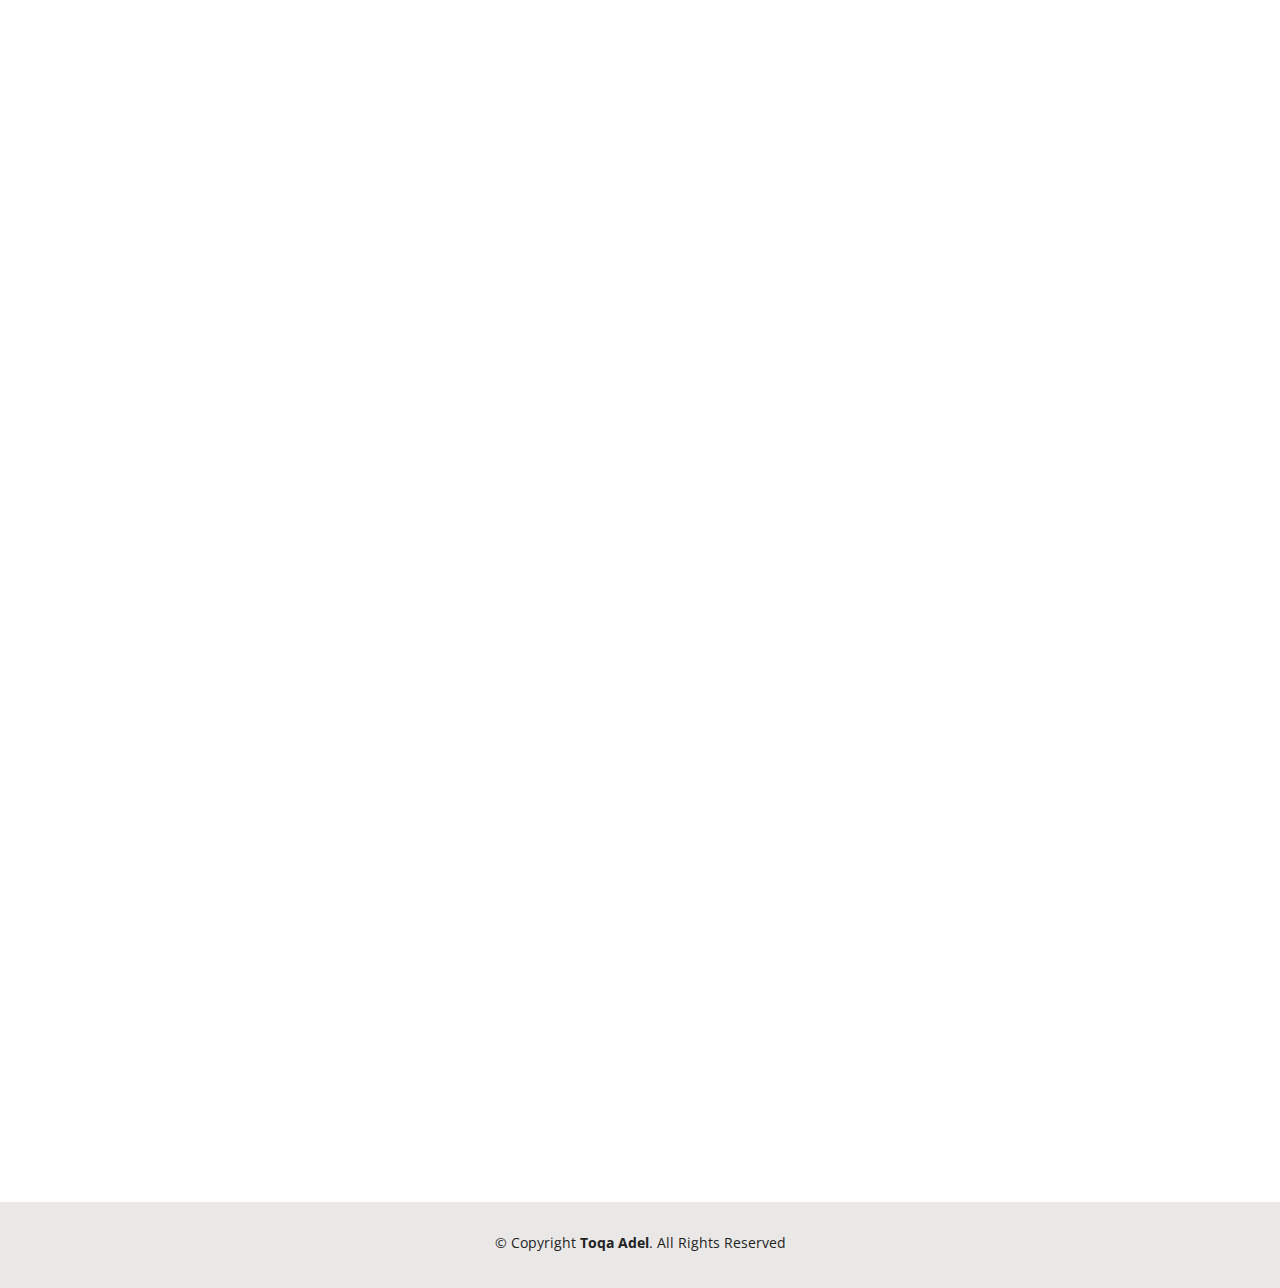
<file: resume.html>
<!DOCTYPE html>
<html lang="en">

<head>
  <meta charset="utf-8">
  <meta content="width=device-width, initial-scale=1.0" name="viewport">

  <title>Toqa Adel | Web Developer</title>
  <meta content="" name="description">
  <meta content="" name="keywords">

  <!-- Favicons -->
  <link href="assets/img/bi.png" rel="icon">
  <link href="assets/img/bi.png" rel="apple-touch-icon">

  <!-- Google Fonts -->
  <link href="https://fonts.googleapis.com/css?family=Open+Sans:300,300i,400,400i,600,600i,700,700i|Raleway:300,300i,400,400i,500,500i,600,600i,700,700i|Poppins:300,300i,400,400i,500,500i,600,600i,700,700i" rel="stylesheet">

  <!-- Vendor CSS Files -->
  <link href="assets/vendor/aos/aos.css" rel="stylesheet">
  <link href="assets/vendor/bootstrap/css/bootstrap.min.css" rel="stylesheet">
  <link href="assets/vendor/bootstrap-icons/bootstrap-icons.css" rel="stylesheet">
  <link href="assets/vendor/boxicons/css/boxicons.min.css" rel="stylesheet">
  <link href="assets/vendor/glightbox/css/glightbox.min.css" rel="stylesheet">
  <link href="assets/vendor/swiper/swiper-bundle.min.css" rel="stylesheet">

  <!-- Template Main CSS File -->
  <link href="assets/css/style.css" rel="stylesheet">
</head>

<body>

  <!-- ======= Header ======= -->
  <header id="header" class="fixed-top">
    <div class="container-fluid d-flex justify-content-between align-items-center">

      <a href="index.html" class="logo"><img src="assets/img/bi.png" alt="" class="img-fluid"></a>
      <!-- Uncomment below if you prefer to use an image logo -->
      <!-- <a href="index.html" class="logo"><img src="assets/img/logo.png" alt="" class="img-fluid"></a>-->

      <nav id="navbar" class="navbar order-last order-lg-0">
        <ul>
          <li><a href="index.html">Home</a></li>
          <li><a href="about.html">About</a></li>
          <li><a class="active" href="resume.html">Resume</a></li>
          <li><a href="services.html">Services</a></li>
          <li><a href="portfolio.html">Portfolio</a></li>
          <li><a href="contact.html">Contact</a></li>
        </ul>
        <i class="bi bi-list mobile-nav-toggle"></i>
      </nav><!-- .navbar -->

      <div class="header-social-links">
        <a href="https://github.com/ToqaTeky" class="github" target="_blank"><i class="bi bi-github"  target="_blank"></i></a>
        <a href="https://web.facebook.com/profile.php?id=100086420424938" class="facebook" target="_blank"><i class="bi bi-facebook"  target="_blank"></i></a>
        <a href="https://www.instagram.com/toqaweb/" class="instagram" target="_blank"><i class="bi bi-instagram"  target="_blank"></i></a>
        <a href="https://www.linkedin.com/in/toqa-adel-2000s/" class="linkedin" target="_blank"><i class="bi bi-linkedin"  target="_blank"></i></i></a>
      </div>

    </div>

  </header><!-- End Header -->

  <main id="main">

    <!-- ======= Resume Section ======= -->
    <section id="resume" class="resume">
      <div class="container" data-aos="fade-up">

        <div class="section-title">
          <h2>Resume</h2>        </div>

        <div class="row">
          <div class="col-md-6">
            </div>

            <h3 class="resume-title">Education</h3>
            <div class="resume-item">
              <h4>Bachelor's of Islamic and Arabic Studies - Arabic Department</h4>
              <h5>2018 - 2023</h5>
              <p>Grade : Good</p>
              <p><em>Al-Azhar University, Cairo</em></p>
            </div>
          </div>
          <div class="col-lg-6">
            <h3 class="resume-title">Professional Experience</h3>
            <div class="resume-item">
              <h4>Web Developer</h4>
              <h5>2022 - Present</h5>
              <p><em>Freelancer</em></p>
              <p>
              <ul>
                <li>Creating & Developing websites in a timely manner and efficiently to exceed my client's expectations and deliver excellent customer experience</li>
                <li>Developed numerous web programs (website, Mobile Application, and educational web portals).</li>             
              </ul>
              </p>
            </div>
          </div>
        </div>

      </div>
    </section><!-- End Resume Section -->

    <section id="Certifications" class="Certifications">
      <div class="container" data-aos="fade-up">

        <div class="section-title">
          <h2>Certifications</h2>        </div>


        <div class="row">
          <div class="col-md-6">
            </div>
            <div class="row">
              <div class="col-md-6">
                <img src="assets/img/certifications/1.png" alt="ACC WEB" style="width: 500px;">
              </div>
              <div class="col-md-6">
                <img src="assets/img/certifications/2.PNG" alt= "Harvard" style="width: 500px;">
              </div>
              <div class="col-md-6">
                <img src="assets/img/certifications/3.png" alt="US Department of state" style="width: 500px;">
              </div>
              <div class="col-md-6">
                <img src="assets/img/certifications/4.png" alt="FWD WEB" style="width: 500px;">
              </div>
              <div class="col-md-6">
                <img src="assets/img/certifications/5.png" alt="HTML&CSS" style="width: 500px;">
              </div>
              <div class="col-md-6">
                <img src="assets/img/certifications/6.png" alt="LinkedIn" style="width: 500px;">
              </div>
              <div class="col-md-6">
                <img src="assets/img/certifications/7.png" alt="AWS" style="width: 500px;">
              </div>
              <div class="col-md-6">
                <img src="assets/img/certifications/8.png" alt="Digital Transformation" style="width: 500px;">
              </div>
              <div class="col-md-6">
                <img src="assets/img/certifications/9.png" alt="web" style="width: 500px;">
              </div>
              <div class="col-md-6">
                <img src="assets/img/certifications/10.png" alt="business english" style="width: 500px;">
              </div>
              <div class="col-md-6">
                <img src="assets/img/certifications/11.png" alt="Economy" style="width: 500px;">
              </div>
              <div class="col-md-6">
                <img src="assets/img/certifications/12.png" alt="ITI" style="width: 500px;">
              </div>
              <div class="col-md-6">
                <img src="assets/img/certifications/13.png" alt="Freelance" style="width: 500px;">
              </div>
              <div class="col-md-6">
                <img src="assets/img/certifications/14.png" alt="Office" style="width: 500px;">
              </div>
              <div class="col-md-6">
                <img src="assets/img/certifications/15.png" alt="Huawei" style="width: 500px;">
              </div>
              <div class="col-md-6">
                <img src="assets/img/certifications/16.png" alt="Open learn" style="width: 500px;">
              </div>
            </div>
            
            
  </main><!-- End #main -->

  <!-- ======= Footer ======= -->
  <footer id="footer">
    <div class="container">
      <div class="copyright">
        &copy; Copyright <strong><span>Toqa Adel</span></strong>. All Rights Reserved
      </div>
      <div class="credits">
        <!-- All the links in the footer should remain intact. -->
        <!-- You can delete the links only if you purchased the pro version. -->
        <!-- Licensing information: https://bootstrapmade.com/license/ -->
        <!-- Purchase the pro version with working PHP/AJAX contact form: https://bootstrapmade.com/kelly-free-bootstrap-cv-resume-html-template/ -->
      </div>
    </div>
  </footer><!-- End  Footer -->

  <div id="preloader"></div>
  <a href="#" class="back-to-top d-flex align-items-center justify-content-center"><i class="bi bi-arrow-up-short"></i></a>

  <!-- Vendor JS Files -->
  <script src="assets/vendor/purecounter/purecounter_vanilla.js"></script>
  <script src="assets/vendor/aos/aos.js"></script>
  <script src="assets/vendor/bootstrap/js/bootstrap.bundle.min.js"></script>
  <script src="assets/vendor/glightbox/js/glightbox.min.js"></script>
  <script src="assets/vendor/isotope-layout/isotope.pkgd.min.js"></script>
  <script src="assets/vendor/swiper/swiper-bundle.min.js"></script>
  <script src="assets/vendor/waypoints/noframework.waypoints.js"></script>
  <script src="assets/vendor/php-email-form/validate.js"></script>

  <!-- Template Main JS File -->
  <script src="assets/js/main.js"></script>

</body>

</html>
</file>
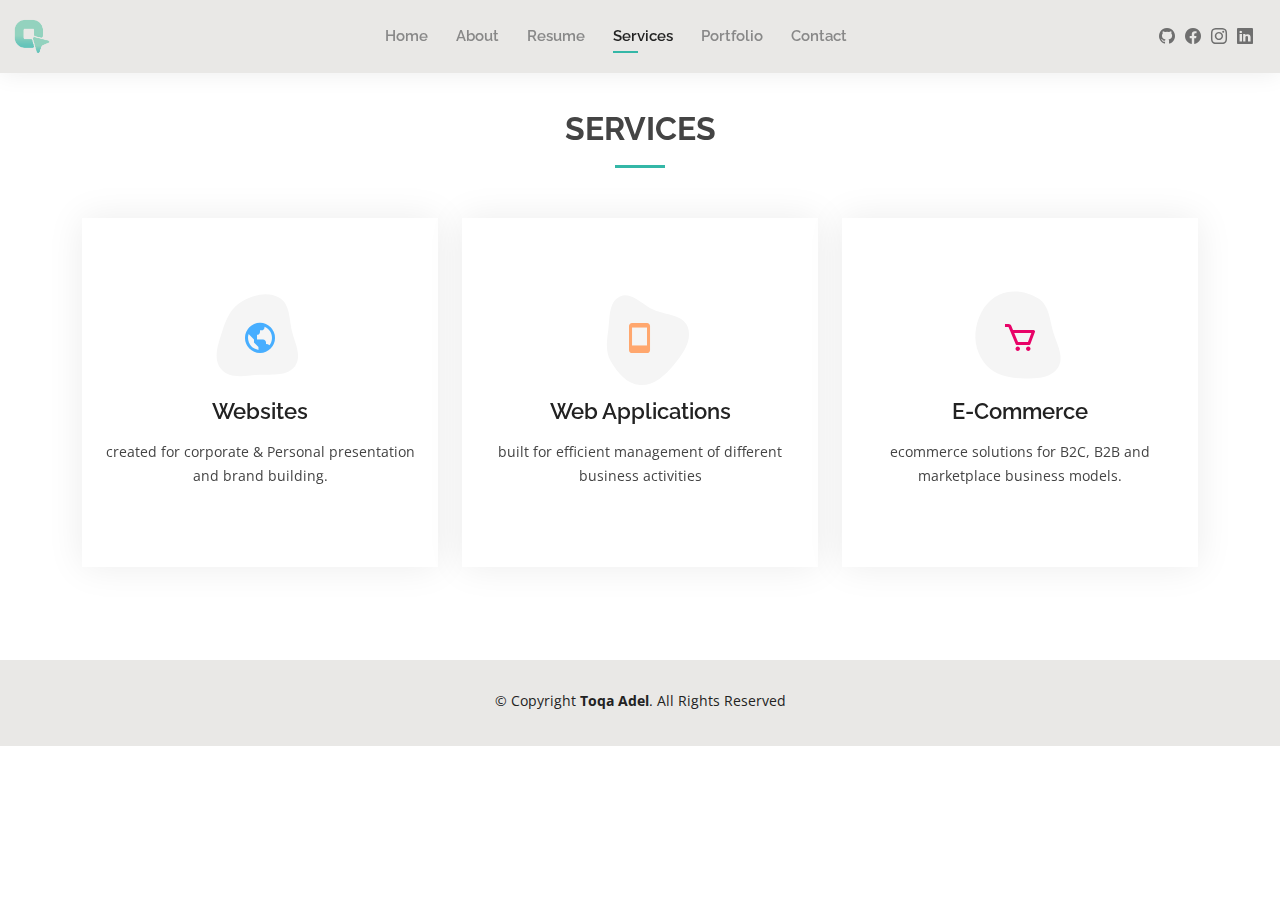
<file: services.html>
<!DOCTYPE html>
<html lang="en">

<head>
  <meta charset="utf-8">
  <meta content="width=device-width, initial-scale=1.0" name="viewport">

  <title>Toqa Adel | Web Developer</title>
  <meta content="" name="description">
  <meta content="" name="keywords">

  <!-- Favicons -->
  <link href="assets/img/bi.png" rel="icon">
  <link href="assets/img/bi.png" rel="apple-touch-icon">

  <!-- Google Fonts -->
  <link href="https://fonts.googleapis.com/css?family=Open+Sans:300,300i,400,400i,600,600i,700,700i|Raleway:300,300i,400,400i,500,500i,600,600i,700,700i|Poppins:300,300i,400,400i,500,500i,600,600i,700,700i" rel="stylesheet">

  <!-- Vendor CSS Files -->
  <link href="assets/vendor/aos/aos.css" rel="stylesheet">
  <link href="assets/vendor/bootstrap/css/bootstrap.min.css" rel="stylesheet">
  <link href="assets/vendor/bootstrap-icons/bootstrap-icons.css" rel="stylesheet">
  <link href="assets/vendor/boxicons/css/boxicons.min.css" rel="stylesheet">
  <link href="assets/vendor/glightbox/css/glightbox.min.css" rel="stylesheet">
  <link href="assets/vendor/swiper/swiper-bundle.min.css" rel="stylesheet">

  <!-- Template Main CSS File -->
  <link href="assets/css/style.css" rel="stylesheet">
</head>

<body>

  <!-- ======= Header ======= -->
  <header id="header" class="fixed-top">
    <div class="container-fluid d-flex justify-content-between align-items-center">

      <a href="index.html" class="logo"><img src="assets/img/bi.png" alt="" class="img-fluid"></a>
      <!-- Uncomment below if you prefer to use an image logo -->
      <!-- <a href="index.html" class="logo"><img src="assets/img/logo.png" alt="" class="img-fluid"></a>-->

      <nav id="navbar" class="navbar order-last order-lg-0">
        <ul>
          <li><a href="index.html">Home</a></li>
          <li><a href="about.html">About</a></li>
          <li><a href="resume.html">Resume</a></li>
          <li><a class="active" href="services.html">Services</a></li>
          <li><a href="portfolio.html">Portfolio</a></li>
          <li><a href="contact.html">Contact</a></li>
        </ul>
        <i class="bi bi-list mobile-nav-toggle"></i>
      </nav><!-- .navbar -->

      <div class="header-social-links">
        <a href="https://github.com/ToqaTeky" class="github" target="_blank"><i class="bi bi-github"  target="_blank"></i></a>
        <a href="https://web.facebook.com/profile.php?id=100086420424938" class="facebook" target="_blank"><i class="bi bi-facebook"  target="_blank"></i></a>
        <a href="https://www.instagram.com/toqaweb/" class="instagram" target="_blank"><i class="bi bi-instagram"  target="_blank"></i></a>
        <a href="https://www.linkedin.com/in/toqa-adel-2000s/" class="linkedin" target="_blank"><i class="bi bi-linkedin"  target="_blank"></i></i></a>
      </div>

    </div>

  </header><!-- End Header -->

  <main id="main">

    <!-- ======= Services Section ======= -->
    <section id="services" class="services">
      <div class="container" data-aos="fade-up">

        <div class="section-title">
          <h2>Services</h2>
        </div>

        <div class="row">
          <div class="col-lg-4 col-md-6 d-flex align-items-stretch" data-aos="zoom-in" data-aos-delay="100">
            <div class="icon-box iconbox-blue">
              <div class="icon">
                <svg width="100" height="100" viewBox="0 0 600 600" xmlns="http://www.w3.org/2000/svg">
                  <path stroke="none" stroke-width="0" fill="#f5f5f5" d="M300,521.0016835830174C376.1290562159157,517.8887921683347,466.0731472004068,529.7835943286574,510.70327084640275,468.03025145048787C554.3714126377745,407.6079735673963,508.03601936045806,328.9844924480964,491.2728898941984,256.3432110539036C474.5976632858925,184.082847569629,479.9380746630129,96.60480741107993,416.23090153303,58.64404602377083C348.86323505073057,18.502131276798302,261.93793281208167,40.57373210992963,193.5410806939664,78.93577620505333C130.42746243093433,114.334589627462,98.30271207620316,179.96522072025542,76.75703585869454,249.04625023123273C51.97151888228291,328.5150500222984,13.704378332031375,421.85034740162234,66.52175969318436,486.19268352777647C119.04800174914682,550.1803526380478,217.28368757567262,524.383925680826,300,521.0016835830174"></path>
                </svg>
                <i class="bx bx-world"></i>
              </div>
              <h4><a href="portfolio.html">Websites</a></h4>
              <p>created for corporate & Personal presentation and brand building.</p>
            </div>
          </div>

          <div class="col-lg-4 col-md-6 d-flex align-items-stretch mt-4 mt-md-0" data-aos="zoom-in" data-aos-delay="200">
            <div class="icon-box iconbox-orange ">
              <div class="icon">
                <svg width="100" height="100" viewBox="0 0 600 600" xmlns="http://www.w3.org/2000/svg">
                  <path stroke="none" stroke-width="0" fill="#f5f5f5" d="M300,582.0697525312426C382.5290701553225,586.8405444964366,449.9789794690241,525.3245884688669,502.5850820975895,461.55621195738473C556.606425686781,396.0723002908107,615.8543463187945,314.28637112970534,586.6730223649479,234.56875336149918C558.9533121215079,158.8439757836574,454.9685369536778,164.00468322053177,381.49747125262974,130.76875717737553C312.15926192815925,99.40240125094834,248.97055460311594,18.661163978235184,179.8680185752513,50.54337015887873C110.5421016452524,82.52863877960104,119.82277516462835,180.83849132639028,109.12597500060166,256.43424936330496C100.08760227029461,320.3096726198365,92.17705696193138,384.0621239912766,124.79988738764834,439.7174275375508C164.83382741302287,508.01625554203684,220.96474134820875,577.5009287672846,300,582.0697525312426"></path>
                </svg>
                <i class="bx bx-mobile"></i>
              </div>
              <h4><a href="">Web Applications</a></h4>
              <p> built for efficient management of different business activities</p>
            </div>
          </div>

          <div class="col-lg-4 col-md-6 d-flex align-items-stretch mt-4 mt-lg-0" data-aos="zoom-in" data-aos-delay="300">
            <div class="icon-box iconbox-pink">
              <div class="icon">
                <svg width="100" height="100" viewBox="0 0 600 600" xmlns="http://www.w3.org/2000/svg">
                  <path stroke="none" stroke-width="0" fill="#f5f5f5" d="M300,541.5067337569781C382.14930387511276,545.0595476570109,479.8736841581634,548.3450877840088,526.4010558755058,480.5488172755941C571.5218469581645,414.80211281144784,517.5187510058486,332.0715597781072,496.52539010469104,255.14436215662573C477.37192572678356,184.95920475031193,473.57363656557914,105.61284051026155,413.0603344069578,65.22779650032875C343.27470386102294,18.654635553484475,251.2091493199835,5.337323636656869,175.0934190732945,40.62881213300186C97.87086631185822,76.43348514350839,51.98124368387456,156.15599469081315,36.44837278890362,239.84606092416172C21.716077023791087,319.22268207091537,43.775223500013084,401.1760424656574,96.891909868211,461.97329694683043C147.22146801428983,519.5804099606455,223.5754009179313,538.201503339737,300,541.5067337569781"></path>
                </svg>
                <i class="bx bx-cart"></i>
              </div>
              <h4><a href="">E-Commerce</a></h4>
              <p> ecommerce solutions for B2C, B2B and marketplace business models.</p>
            </div>
          </div>
          <p>
          </div>
        </p>
        </div>

      </div>
    </section><!-- End Services Section -->

  </main><!-- End #main -->

  <!-- ======= Footer ======= -->
  <footer id="footer">
    <div class="container">
      <div class="copyright">
        &copy; Copyright <strong><span>Toqa Adel</span></strong>. All Rights Reserved
      </div>
      <div class="credits">
        <!-- All the links in the footer should remain intact. -->
        <!-- You can delete the links only if you purchased the pro version. -->
        <!-- Licensing information: https://bootstrapmade.com/license/ -->
        <!-- Purchase the pro version with working PHP/AJAX contact form: https://bootstrapmade.com/kelly-free-bootstrap-cv-resume-html-template/ -->
      </div>
    </div>
  </footer><!-- End  Footer -->

  <div id="preloader"></div>
  <a href="#" class="back-to-top d-flex align-items-center justify-content-center"><i class="bi bi-arrow-up-short"></i></a>

  <!-- Vendor JS Files -->
  <script src="assets/vendor/purecounter/purecounter_vanilla.js"></script>
  <script src="assets/vendor/aos/aos.js"></script>
  <script src="assets/vendor/bootstrap/js/bootstrap.bundle.min.js"></script>
  <script src="assets/vendor/glightbox/js/glightbox.min.js"></script>
  <script src="assets/vendor/isotope-layout/isotope.pkgd.min.js"></script>
  <script src="assets/vendor/swiper/swiper-bundle.min.js"></script>
  <script src="assets/vendor/waypoints/noframework.waypoints.js"></script>
  <script src="assets/vendor/php-email-form/validate.js"></script>

  <!-- Template Main JS File -->
  <script src="assets/js/main.js"></script>

</body>

</html>
</file>
<file: assets/css/style.css>
/**
* Template Name: Kelly - v4.9.0
* Template URL: https://bootstrapmade.com/kelly-free-bootstrap-cv-resume-html-template/
* Author: BootstrapMade.com
* License: https://bootstrapmade.com/license/
*/

/*--------------------------------------------------------------
# General
--------------------------------------------------------------*/
body {
  font-family: "Open Sans", sans-serif;
  color: #444444;
}

a {
  color: #34b7a7;
  text-decoration: none;
}

a:hover {
  color: #51cdbe;
  text-decoration: none;
}

h1,
h2,
h3,
h4,
h5,
h6 {
  font-family: "Raleway", sans-serif;
}

#main {
  margin-top: 50px;
}

@media (max-width: 992px) {
  #main {
    margin-top: 30px;
  }
}

/*--------------------------------------------------------------
# Preloader
--------------------------------------------------------------*/
#preloader {
  position: fixed;
  top: 0;
  left: 0;
  right: 0;
  bottom: 0;
  z-index: 9999;
  overflow: hidden;
  background: #fff;
}

#preloader:before {
  content: "";
  position: fixed;
  top: calc(50% - 30px);
  left: calc(50% - 30px);
  border: 6px solid #34b7a7;
  border-top-color: #dcf5f2;
  border-radius: 50%;
  width: 60px;
  height: 60px;
  -webkit-animation: animate-preloader 1s linear infinite;
  animation: animate-preloader 1s linear infinite;
}

@-webkit-keyframes animate-preloader {
  0% {
    transform: rotate(0deg);
  }

  100% {
    transform: rotate(360deg);
  }
}

@keyframes animate-preloader {
  0% {
    transform: rotate(0deg);
  }

  100% {
    transform: rotate(360deg);
  }
}

/*--------------------------------------------------------------
# Back to top button
--------------------------------------------------------------*/
.back-to-top {
  position: fixed;
  visibility: hidden;
  opacity: 0;
  right: 15px;
  bottom: 15px;
  z-index: 996;
  background: #34b7a7;
  width: 40px;
  height: 40px;
  border-radius: 50px;
  transition: all 0.4s;
}

.back-to-top i {
  font-size: 24px;
  color: #fff;
  line-height: 0;
}

.back-to-top:hover {
  background: #49cbbb;
  color: #fff;
}

.back-to-top.active {
  visibility: visible;
  opacity: 1;
}

/*--------------------------------------------------------------
# Header
--------------------------------------------------------------*/
#header {
  background: #e9e8e6;
  box-shadow: 0px 0px 25px 0 rgba(0, 0, 0, 0.08);
  z-index: 997;
  padding: 15px 0;
}

#header .logo {
  font-size: 32px;
  margin: 0;
  padding: 0;
  line-height: 1;
  font-weight: 400;
  letter-spacing: 2px;
  text-transform: uppercase;
}

#header .logo a {
  color: #222222;
}

#header .logo img {
  max-height: 40px;
}

@media (max-width: 992px) {
  #header .logo {
    font-size: 28px;
  }
}

/*--------------------------------------------------------------
# Header Social Links
--------------------------------------------------------------*/
.header-social-links {
  padding-right: 15px;
}

.header-social-links a {
  color: #6f6f6f;
  padding-left: 6px;
  display: inline-block;
  line-height: 0px;
  transition: 0.3s;
  font-size: 16px;
}

.header-social-links a:hover {
  color: #34b7a7;
}

/*--------------------------------------------------------------
# Navigation Menu
--------------------------------------------------------------*/
/**
* Desktop Navigation 
*/
.navbar {
  padding: 0;
}

.navbar ul {
  margin: 0;
  padding: 0;
  display: flex;
  list-style: none;
  align-items: center;
}

.navbar li {
  position: relative;
  padding: 10px 0 10px 28px;
}

.navbar a,
.navbar a:focus {
  display: flex;
  align-items: center;
  justify-content: space-between;
  font-family: "Raleway", sans-serif;
  font-size: 15px;
  font-weight: 600;
  color: #888888;
  white-space: nowrap;
  transition: 0.3s;
  position: relative;
}

.navbar a i,
.navbar a:focus i {
  font-size: 12px;
  line-height: 0;
  margin-left: 5px;
}

.navbar>ul>li>a:before {
  content: "";
  position: absolute;
  width: 0;
  height: 2px;
  bottom: -5px;
  left: 0;
  background-color: #34b7a7;
  visibility: hidden;
  width: 0px;
  transition: all 0.3s ease-in-out 0s;
}

.navbar a:hover:before,
.navbar li:hover>a:before,
.navbar .active:before {
  visibility: visible;
  width: 25px;
}

.navbar a:hover,
.navbar .active,
.navbar .active:focus,
.navbar li:hover>a {
  color: #222222;
}

.navbar .dropdown ul {
  display: block;
  position: absolute;
  left: 14px;
  top: calc(100% + 30px);
  margin: 0;
  padding: 10px 0;
  z-index: 99;
  opacity: 0;
  visibility: hidden;
  background: #fff;
  box-shadow: 0px 0px 30px rgba(127, 137, 161, 0.25);
  transition: 0.3s;
  border-radius: 4px;
}

.navbar .dropdown ul li {
  min-width: 200px;
  padding: 0;
}

.navbar .dropdown ul a {
  padding: 10px 20px;
  font-size: 15px;
  text-transform: none;
  font-weight: 600;
}

.navbar .dropdown ul a i {
  font-size: 12px;
}

.navbar .dropdown ul a:hover,
.navbar .dropdown ul .active:hover,
.navbar .dropdown ul li:hover>a {
  color: #34b7a7;
}

.navbar .dropdown:hover>ul {
  opacity: 1;
  top: 100%;
  visibility: visible;
}

.navbar .dropdown .dropdown ul {
  top: 0;
  left: calc(100% - 30px);
  visibility: hidden;
}

.navbar .dropdown .dropdown:hover>ul {
  opacity: 1;
  top: 0;
  left: 100%;
  visibility: visible;
}

@media (max-width: 1366px) {
  .navbar .dropdown .dropdown ul {
    left: -90%;
  }

  .navbar .dropdown .dropdown:hover>ul {
    left: -100%;
  }
}

/**
* Mobile Navigation 
*/
.mobile-nav-toggle {
  color: #222222;
  font-size: 28px;
  cursor: pointer;
  display: none;
  line-height: 0;
  transition: 0.5s;
}

.mobile-nav-toggle.bi-x {
  color: #fff;
}

@media (max-width: 991px) {
  .mobile-nav-toggle {
    display: block;
  }

  .navbar ul {
    display: none;
  }
}

.navbar-mobile {
  position: fixed;
  overflow: hidden;
  top: 0;
  right: 0;
  left: 0;
  bottom: 0;
  background: rgba(9, 9, 9, 0.9);
  transition: 0.3s;
  z-index: 999;
}

.navbar-mobile .mobile-nav-toggle {
  position: absolute;
  top: 15px;
  right: 15px;
}

.navbar-mobile ul {
  display: block;
  position: absolute;
  top: 55px;
  right: 15px;
  bottom: 15px;
  left: 15px;
  padding: 10px 0;
  border-radius: 10px;
  background-color: #fff;
  overflow-y: auto;
  transition: 0.3s;
}

.navbar-mobile a,
.navbar-mobile a:focus {
  font-size: 15px;
  padding-right: 15px;
  color: #222222;
}

.navbar-mobile a:hover,
.navbar-mobile .active,
.navbar-mobile li:hover>a {
  color: #34b7a7;
}

.navbar-mobile .getstarted,
.navbar-mobile .getstarted:focus {
  margin: 15px;
}

.navbar-mobile .dropdown ul {
  position: static;
  display: none;
  margin: 10px 20px;
  padding: 10px 0;
  z-index: 99;
  opacity: 1;
  visibility: visible;
  background: #fff;
  box-shadow: 0px 0px 30px rgba(127, 137, 161, 0.25);
}

.navbar-mobile .dropdown ul li {
  min-width: 200px;
}

.navbar-mobile .dropdown ul a {
  padding: 10px 20px;
}

.navbar-mobile .dropdown ul a i {
  font-size: 12px;
}

.navbar-mobile .dropdown ul a:hover,
.navbar-mobile .dropdown ul .active:hover,
.navbar-mobile .dropdown ul li:hover>a {
  color: #34b7a7;
}

.navbar-mobile .dropdown>.dropdown-active {
  display: block;
}

/*--------------------------------------------------------------
# Hero Section
--------------------------------------------------------------*/
#hero {
  width: 100%;
  height: 100vh;
  background: url("../img/1.jpg") top right;
  background-size: cover;
}

#hero .container {
  padding-top: 70px;
  position: relative;
}

@media (max-width: 992px) {
  #hero .container {
    padding-top: 58px;
  }
}

#hero h1 {
  margin: 0;
  font-size: 48px;
  font-weight: 700;
  line-height: 56px;
  color: #222222;
}

#hero h2 {
  color: #6f6f6f;
  margin: 10px 0 0 0;
  font-size: 22px;
}

#hero .btn-about {
  font-family: "Raleway", sans-serif;
  text-transform: uppercase;
  font-weight: 600;
  font-size: 12px;
  letter-spacing: 1px;
  display: inline-block;
  padding: 12px 40px;
  border-radius: 50px;
  transition: 0.5s;
  margin-top: 30px;
  color: #fff;
  background: #34b7a7;
}

#hero .btn-about:hover {
  background: #3dc8b7;
}

@media (min-width: 1024px) {
  #hero {
    background-attachment: fixed;
  }
}

@media (max-width: 992px) {
  #hero:before {
    content: "";
    background: rgba(255, 255, 255, 0.8);
    position: absolute;
    bottom: 0;
    top: 0;
    left: 0;
    right: 0;
  }

  #hero h1 {
    font-size: 28px;
    line-height: 36px;
  }

  #hero h2 {
    font-size: 18px;
    line-height: 24px;
  }
}

/*--------------------------------------------------------------
# Sections General
--------------------------------------------------------------*/
section {
  padding: 60px 0;
}

.section-bg {
  background-color: #e7f8f6;
}

.section-title {
  text-align: center;
  padding-bottom: 30px;
}

.section-title h2 {
  font-size: 32px;
  font-weight: bold;
  text-transform: uppercase;
  margin-bottom: 20px;
  padding-bottom: 20px;
  position: relative;
}

.section-title h2::after {
  content: "";
  position: absolute;
  display: block;
  width: 50px;
  height: 3px;
  background: #34b7a7;
  bottom: 0;
  left: calc(50% - 25px);
}

.section-title p {
  margin-bottom: 0;
}

/*--------------------------------------------------------------
# Cta
--------------------------------------------------------------*/
.cta {
  background: linear-gradient(rgba(0, 0, 0, 0.6), rgba(0, 0, 0, 0.6)), url("../img/bg-1.jpg") fixed center center;
  background-size: cover;
  padding: 80px 0;
}

.cta h3 {
  color: #fff;
  font-size: 28px;
  font-weight: 700;
}

.cta p {
  color: #fff;
}

.cta .cta-btn {
  font-family: "Raleway", sans-serif;
  text-transform: uppercase;
  font-weight: 500;
  font-size: 16px;
  letter-spacing: 1px;
  display: inline-block;
  padding: 8px 20px;
  border-radius: 2px;
  transition: 0.5s;
  margin: 10px;
  border: 2px solid #fff;
  color: #fff;
}

.cta .cta-btn:hover {
  background: #34b7a7;
  border: 2px solid #34b7a7;
}

@media (max-width: 1024px) {
  .cta {
    background-attachment: scroll;
  }
}

@media (min-width: 769px) {
  .cta .cta-btn-container {
    display: flex;
    align-items: center;
    justify-content: flex-end;
  }
}

/*--------------------------------------------------------------
# About
--------------------------------------------------------------*/
.about .content h3 {
  font-weight: 700;
  font-size: 26px;
  color: #555555;
}

.about .content ul {
  list-style: none;
  padding: 0;
}

.about .content ul li {
  padding-bottom: 10px;
}

.about .content ul i {
  font-size: 20px;
  padding-right: 2px;
  color: #34b7a7;
}

.about .content p:last-child {
  margin-bottom: 0;
}

/*--------------------------------------------------------------
# Skills
--------------------------------------------------------------*/
.skills .progress {
  height: 60px;
  display: block;
  background: none;
  border-radius: 0;
}

.skills .progress .skill {
  padding: 10px 0;
  margin: 0 0 6px 0;
  text-transform: uppercase;
  display: block;
  font-weight: 600;
  font-family: "Poppins", sans-serif;
  color: #222222;
}

.skills .progress .skill .val {
  float: right;
  font-style: normal;
}

.skills .progress-bar-wrap {
  background: #f3f3f3;
}

.skills .progress-bar {
  width: 1px;
  height: 10px;
  transition: 0.9s;
  background-color: #34b7a7;
}

/*--------------------------------------------------------------
# Facts
--------------------------------------------------------------*/
.facts .counters span {
  font-size: 48px;
  display: block;
  color: #34b7a7;
}

.facts .counters p {
  padding: 0;
  margin: 0 0 20px 0;
  font-family: "Raleway", sans-serif;
  font-size: 14px;
}

/*--------------------------------------------------------------
# Testimonials
--------------------------------------------------------------*/
.testimonials .section-header {
  margin-bottom: 40px;
}

.testimonials .testimonials-carousel,
.testimonials .testimonials-slider {
  overflow: hidden;
}

.testimonials .testimonial-item {
  text-align: center;
}

.testimonials .testimonial-item .testimonial-img {
  width: 120px;
  border-radius: 50%;
  border: 4px solid #fff;
  margin: 0 auto;
}

.testimonials .testimonial-item h3 {
  font-size: 20px;
  font-weight: bold;
  margin: 10px 0 5px 0;
  color: #111;
}

.testimonials .testimonial-item h4 {
  font-size: 14px;
  color: #999;
  margin: 0 0 15px 0;
}

.testimonials .testimonial-item .quote-icon-left,
.testimonials .testimonial-item .quote-icon-right {
  color: #c8efea;
  font-size: 26px;
}

.testimonials .testimonial-item .quote-icon-left {
  display: inline-block;
  left: -5px;
  position: relative;
}

.testimonials .testimonial-item .quote-icon-right {
  display: inline-block;
  right: -5px;
  position: relative;
  top: 10px;
}

.testimonials .testimonial-item p {
  font-style: italic;
  margin: 0 auto 15px auto;
}

@media (min-width: 992px) {
  .testimonials .testimonial-item p {
    width: 80%;
  }
}

.testimonials .swiper-pagination {
  margin-top: 20px;
  position: relative;
}

.testimonials .swiper-pagination .swiper-pagination-bullet {
  width: 12px;
  height: 12px;
  background-color: #fff;
  opacity: 1;
  border: 1px solid #34b7a7;
}

.testimonials .swiper-pagination .swiper-pagination-bullet-active {
  background-color: #34b7a7;
}

/*--------------------------------------------------------------
# Resume
--------------------------------------------------------------*/
.resume .resume-title {
  font-size: 26px;
  font-weight: 400;
  margin-top: 20px;
  margin-bottom: 20px;
  color: #222222;
}

.resume .resume-item {
  padding: 0 0 20px 20px;
  margin-top: -2px;
  border-left: 2px solid #34b7a7;
  position: relative;
}

.resume .resume-item h4 {
  line-height: 18px;
  font-size: 18px;
  font-weight: 600;
  font-family: "Poppins", sans-serif;
  color: #1d685f;
  margin-bottom: 10px;
}

.resume .resume-item h5 {
  font-size: 16px;
  background: #effbf9;
  padding: 5px 15px;
  display: inline-block;
  font-weight: 600;
  margin-bottom: 10px;
  color: #34b7a7;
}

.resume .resume-item ul {
  padding-left: 20px;
}

.resume .resume-item ul li {
  padding-bottom: 10px;
}

.resume .resume-item:last-child {
  padding-bottom: 0;
}

.resume .resume-item::before {
  content: "";
  position: absolute;
  width: 16px;
  height: 16px;
  border-radius: 50px;
  left: -9px;
  top: 0;
  background: #fff;
  border: 2px solid #34b7a7;
}

/*--------------------------------------------------------------
# Services
--------------------------------------------------------------*/
.services .icon-box {
  text-align: center;
  padding: 70px 20px 80px 20px;
  transition: all ease-in-out 0.3s;
  background: #fff;
  box-shadow: 0px 0 35px 0 rgba(0, 0, 0, 0.08);
}

.services .icon-box .icon {
  margin: 0 auto;
  width: 100px;
  height: 100px;
  display: flex;
  align-items: center;
  justify-content: center;
  transition: ease-in-out 0.3s;
  position: relative;
}

.services .icon-box .icon i {
  font-size: 36px;
  transition: 0.5s;
  position: relative;
}

.services .icon-box .icon svg {
  position: absolute;
  top: 0;
  left: 0;
}

.services .icon-box .icon svg path {
  transition: 0.5s;
  fill: #f5f5f5;
}

.services .icon-box h4 {
  font-weight: 600;
  margin: 10px 0 15px 0;
  font-size: 22px;
}

.services .icon-box h4 a {
  color: #222222;
  transition: ease-in-out 0.3s;
}

.services .icon-box p {
  line-height: 24px;
  font-size: 14px;
  margin-bottom: 0;
}

.services .iconbox-blue i {
  color: #47aeff;
}

.services .iconbox-blue:hover .icon i {
  color: #fff;
}

.services .iconbox-blue:hover .icon path {
  fill: #47aeff;
}

.services .iconbox-orange i {
  color: #ffa76e;
}

.services .iconbox-orange:hover .icon i {
  color: #fff;
}

.services .iconbox-orange:hover .icon path {
  fill: #ffa76e;
}

.services .iconbox-pink i {
  color: #e80368;
}

.services .iconbox-pink:hover .icon i {
  color: #fff;
}

.services .iconbox-pink:hover .icon path {
  fill: #e80368;
}

.services .iconbox-yellow i {
  color: #ffbb2c;
}

.services .iconbox-yellow:hover .icon i {
  color: #fff;
}

.services .iconbox-yellow:hover .icon path {
  fill: #ffbb2c;
}

.services .iconbox-red i {
  color: #ff5828;
}

.services .iconbox-red:hover .icon i {
  color: #fff;
}

.services .iconbox-red:hover .icon path {
  fill: #ff5828;
}

.services .iconbox-teal i {
  color: #11dbcf;
}

.services .iconbox-teal:hover .icon i {
  color: #fff;
}

.services .iconbox-teal:hover .icon path {
  fill: #11dbcf;
}
/* Three image containers (use 25% for four, and 50% for two, etc) */
.column {
  float: left;
  width: 50%;
  padding: 5px;
}

/* Clear floats after image containers */
.row::after {
  content: "";
  clear: both;
  display: table;
}


/*--------------------------------------------------------------
# Portfolio
--------------------------------------------------------------*/
.portfolio .portfolio-item {
  margin-bottom: 30px;
}

.portfolio #portfolio-flters {
  padding: 0;
  margin: 0 auto 20px auto;
  list-style: none;
  text-align: center;
}

.portfolio #portfolio-flters li {
  cursor: pointer;
  display: inline-block;
  padding: 8px 16px 10px 16px;
  font-size: 13px;
  font-weight: 500;
  line-height: 1;
  text-transform: uppercase;
  color: #444444;
  margin-bottom: 5px;
  transition: all 0.3s ease-in-out;
  border-radius: 50px;
}

.portfolio #portfolio-flters li:hover,
.portfolio #portfolio-flters li.filter-active {
  color: #fff;
  background: #34b7a7;
}

.portfolio #portfolio-flters li:last-child {
  margin-right: 0;
}

.portfolio .portfolio-wrap {
  transition: 0.3s;
  position: relative;
  overflow: hidden;
  z-index: 1;
  background: rgba(34, 34, 34, 0.6);
}

.portfolio .portfolio-wrap::before {
  content: "";
  background: rgba(34, 34, 34, 0.6);
  position: absolute;
  left: 0;
  right: 0;
  top: 0;
  bottom: 0;
  transition: all ease-in-out 0.3s;
  z-index: 2;
  opacity: 0;
}

.portfolio .portfolio-wrap img {
  transition: all ease-in-out 0.3s;
}

.portfolio .portfolio-wrap .portfolio-info {
  opacity: 0;
  position: absolute;
  top: 0;
  left: 0;
  right: 0;
  bottom: 0;
  z-index: 3;
  transition: all ease-in-out 0.3s;
  display: flex;
  flex-direction: column;
  justify-content: flex-end;
  align-items: flex-start;
  padding: 20px;
}

.portfolio .portfolio-wrap .portfolio-info h4 {
  font-size: 20px;
  color: #fff;
  font-weight: 600;
}

.portfolio .portfolio-wrap .portfolio-info p {
  color: rgba(255, 255, 255, 0.7);
  font-size: 14px;
  text-transform: uppercase;
  padding: 0;
  margin: 0;
  font-style: italic;
}

.portfolio .portfolio-wrap .portfolio-links {
  text-align: center;
  z-index: 4;
}

.portfolio .portfolio-wrap .portfolio-links a {
  color: #fff;
  margin: 0 5px 0 0;
  font-size: 28px;
  display: inline-block;
  transition: 0.3s;
}

.portfolio .portfolio-wrap .portfolio-links a:hover {
  color: #78d9cd;
}

.portfolio .portfolio-wrap:hover::before {
  opacity: 1;
}

.portfolio .portfolio-wrap:hover img {
  transform: scale(1.2);
}

.portfolio .portfolio-wrap:hover .portfolio-info {
  opacity: 1;
}

/*--------------------------------------------------------------
# Portfolio Details
--------------------------------------------------------------*/
.portfolio-details {
  padding-top: 0;
}

.portfolio-details .portfolio-details-slider img {
  width: 100%;
}

.portfolio-details .portfolio-details-slider .swiper-pagination {
  margin-top: 20px;
  position: relative;
}

.portfolio-details .portfolio-details-slider .swiper-pagination .swiper-pagination-bullet {
  width: 12px;
  height: 12px;
  background-color: #fff;
  opacity: 1;
  border: 1px solid #34b7a7;
}

.portfolio-details .portfolio-details-slider .swiper-pagination .swiper-pagination-bullet-active {
  background-color: #34b7a7;
}

.portfolio-details .portfolio-info {
  padding: 30px;
  box-shadow: 0px 0 30px rgba(34, 34, 34, 0.08);
}

.portfolio-details .portfolio-info h3 {
  font-size: 22px;
  font-weight: 700;
  margin-bottom: 20px;
  padding-bottom: 20px;
  border-bottom: 1px solid #eee;
}

.portfolio-details .portfolio-info ul {
  list-style: none;
  padding: 0;
  font-size: 15px;
}

.portfolio-details .portfolio-info ul li+li {
  margin-top: 10px;
}

.portfolio-details .portfolio-description {
  padding-top: 30px;
}

.portfolio-details .portfolio-description h2 {
  font-size: 26px;
  font-weight: 700;
  margin-bottom: 20px;
}

.portfolio-details .portfolio-description p {
  padding: 0;
}

/*--------------------------------------------------------------
# Contact
--------------------------------------------------------------*/
.contact .info {
  width: 100%;
  background: #fff;
}

.contact .info i {
  font-size: 20px;
  color: #34b7a7;
  float: left;
  width: 44px;
  height: 44px;
  background: #effbf9;
  display: flex;
  justify-content: center;
  align-items: center;
  border-radius: 50px;
  transition: all 0.3s ease-in-out;
}

.contact .info h4 {
  padding: 0 0 0 60px;
  font-size: 22px;
  font-weight: 600;
  margin-bottom: 5px;
  color: #222222;
}

.contact .info p {
  padding: 0 0 0 60px;
  margin-bottom: 0;
  font-size: 14px;
  color: #555555;
}

.contact .info .email,
.contact .info .phone {
  margin-top: 40px;
}

.contact .info .email:hover i,
.contact .info .address:hover i,
.contact .info .phone:hover i {
  background: #34b7a7;
  color: #fff;
}

.contact .php-email-form {
  width: 100%;
  background: #fff;
}

.contact .php-email-form .form-group {
  padding-bottom: 8px;
}

.contact .php-email-form .error-message {
  display: none;
  color: #fff;
  background: #ed3c0d;
  text-align: center;
  padding: 15px;
  font-weight: 600;
}

.contact .php-email-form .sent-message {
  display: none;
  color: #fff;
  background: #18d26e;
  text-align: center;
  padding: 15px;
  font-weight: 600;
}

.contact .php-email-form .loading {
  display: none;
  background: #fff;
  text-align: center;
  padding: 15px;
}

.contact .php-email-form .loading:before {
  content: "";
  display: inline-block;
  border-radius: 50%;
  width: 24px;
  height: 24px;
  margin: 0 10px -6px 0;
  border: 3px solid #18d26e;
  border-top-color: #eee;
  -webkit-animation: animate-loading 1s linear infinite;
  animation: animate-loading 1s linear infinite;
}

.contact .php-email-form input,
.contact .php-email-form textarea {
  border-radius: 4px;
  box-shadow: none;
  font-size: 14px;
}

.contact .php-email-form input:focus,
.contact .php-email-form textarea:focus {
  border-color: #34b7a7;
}

.contact .php-email-form input {
  height: 44px;
}

.contact .php-email-form textarea {
  padding: 10px 12px;
}

.contact .php-email-form button[type=submit] {
  background: #34b7a7;
  border: 0;
  padding: 10px 30px 12px 30px;
  color: #fff;
  transition: 0.4s;
  border-radius: 50px;
}

.contact .php-email-form button[type=submit]:hover {
  background: #3dc8b7;
}

@-webkit-keyframes animate-loading {
  0% {
    transform: rotate(0deg);
  }

  100% {
    transform: rotate(360deg);
  }
}

@keyframes animate-loading {
  0% {
    transform: rotate(0deg);
  }

  100% {
    transform: rotate(360deg);
  }
}

/*--------------------------------------------------------------
# Footer
--------------------------------------------------------------*/
#footer {
  background: #e9e8e6;
  padding: 30px 0;
  color: #222222;
  font-size: 14px;
  text-align: center;
}

#footer .credits {
  padding-top: 5px;
  font-size: 13px;
}

#footer .credits a {
  color: #34b7a7;
}
</file>
